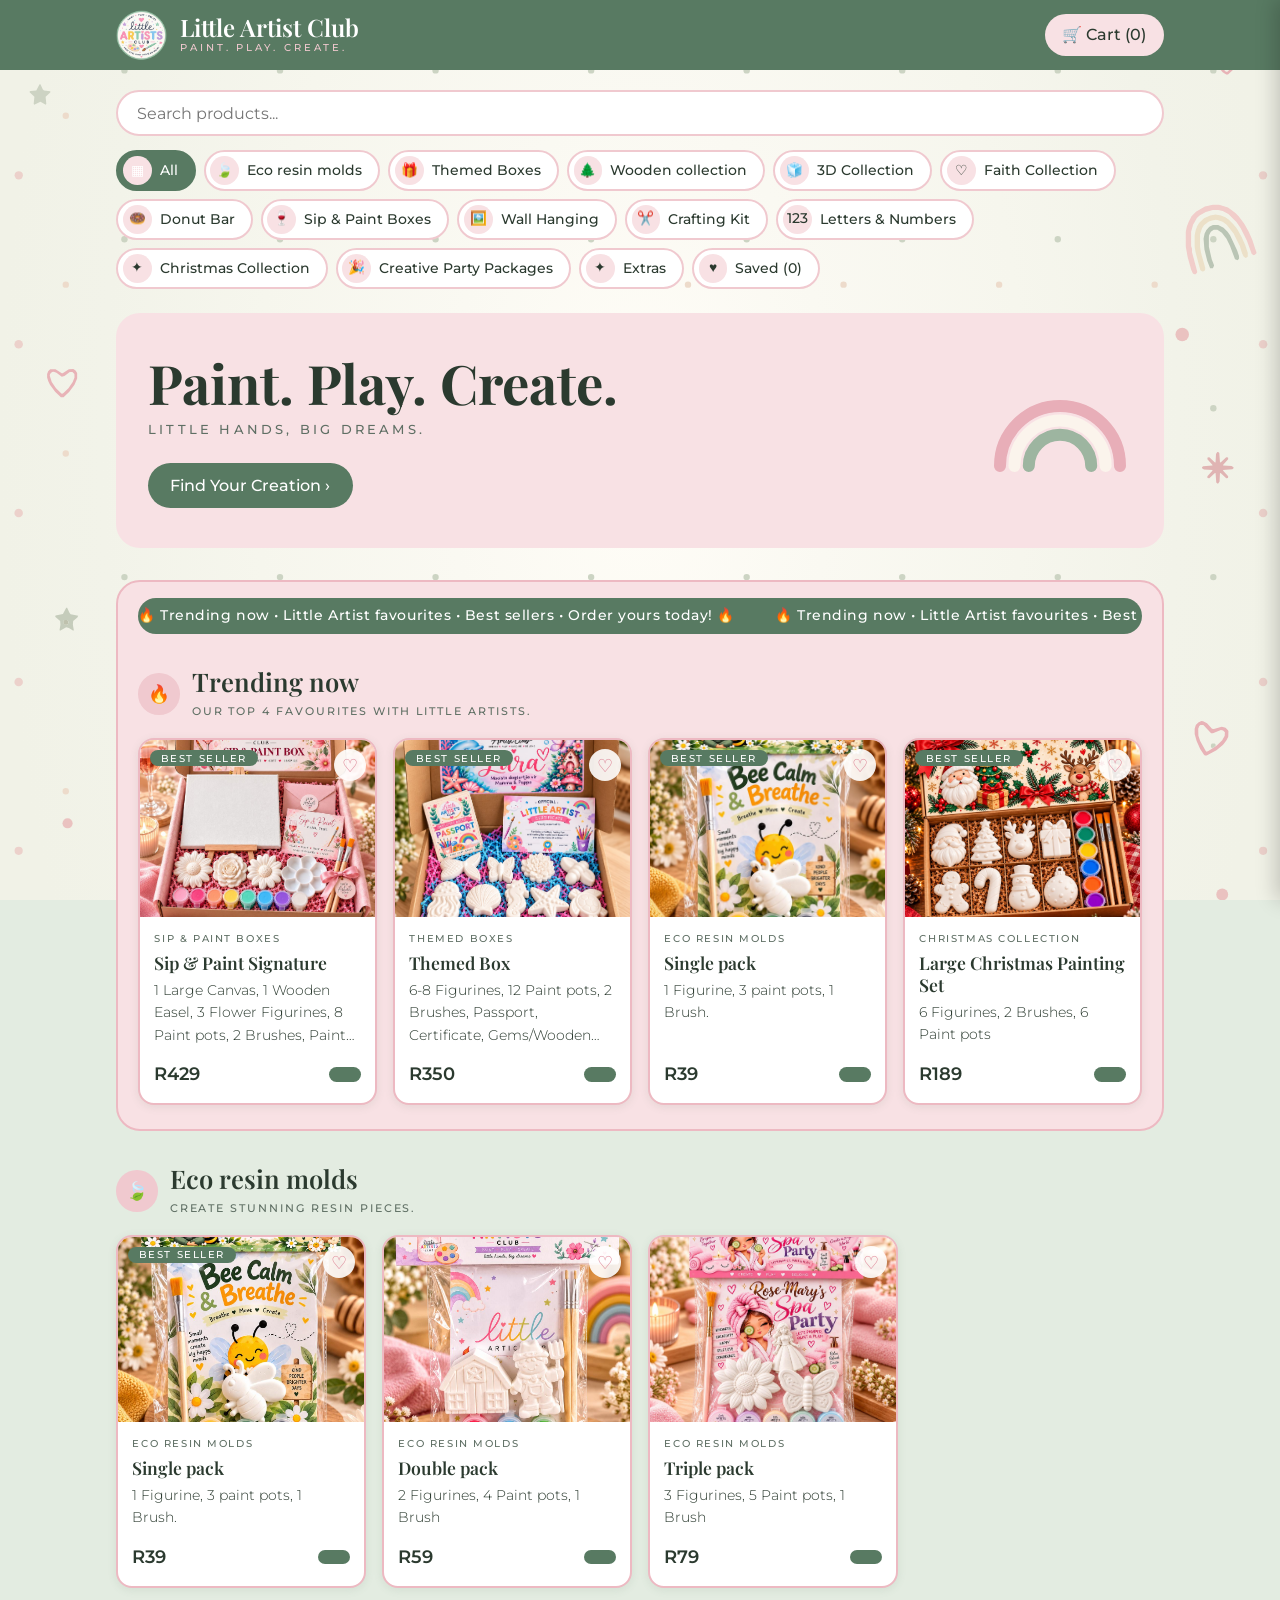
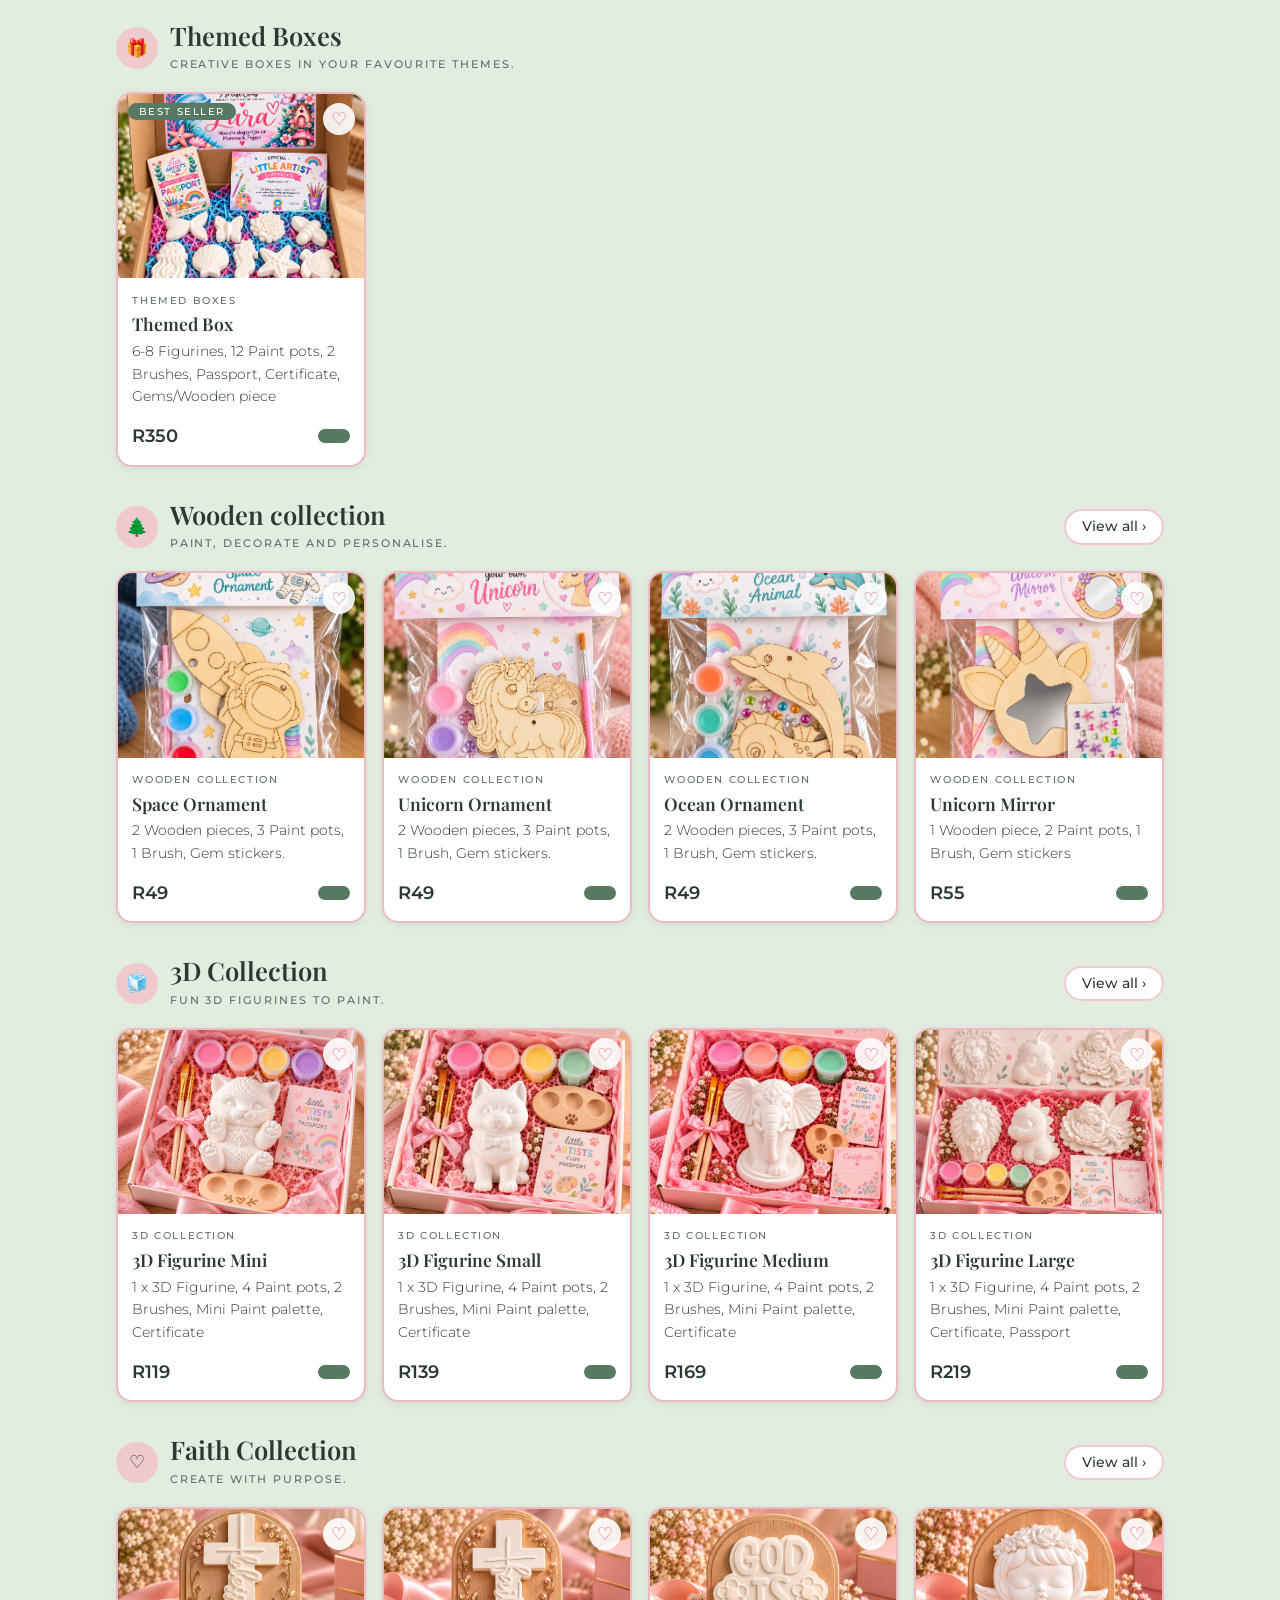
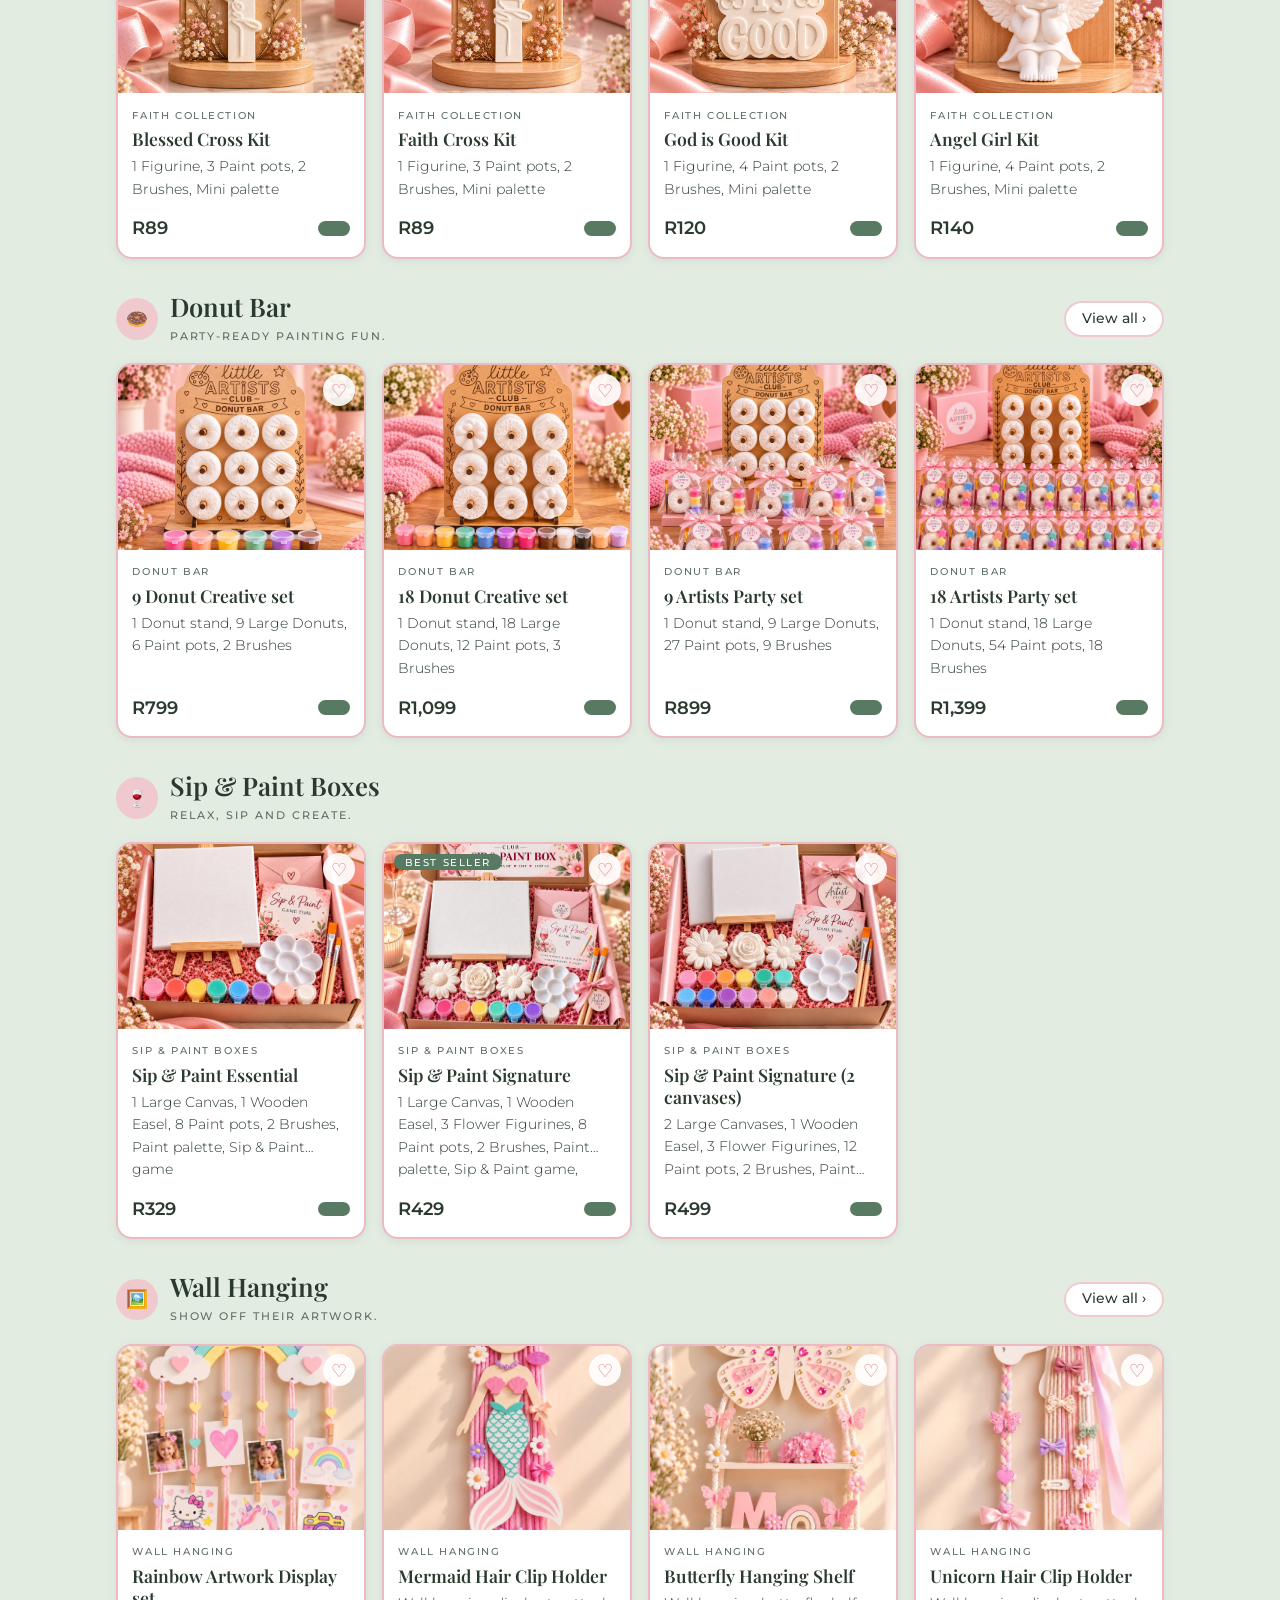
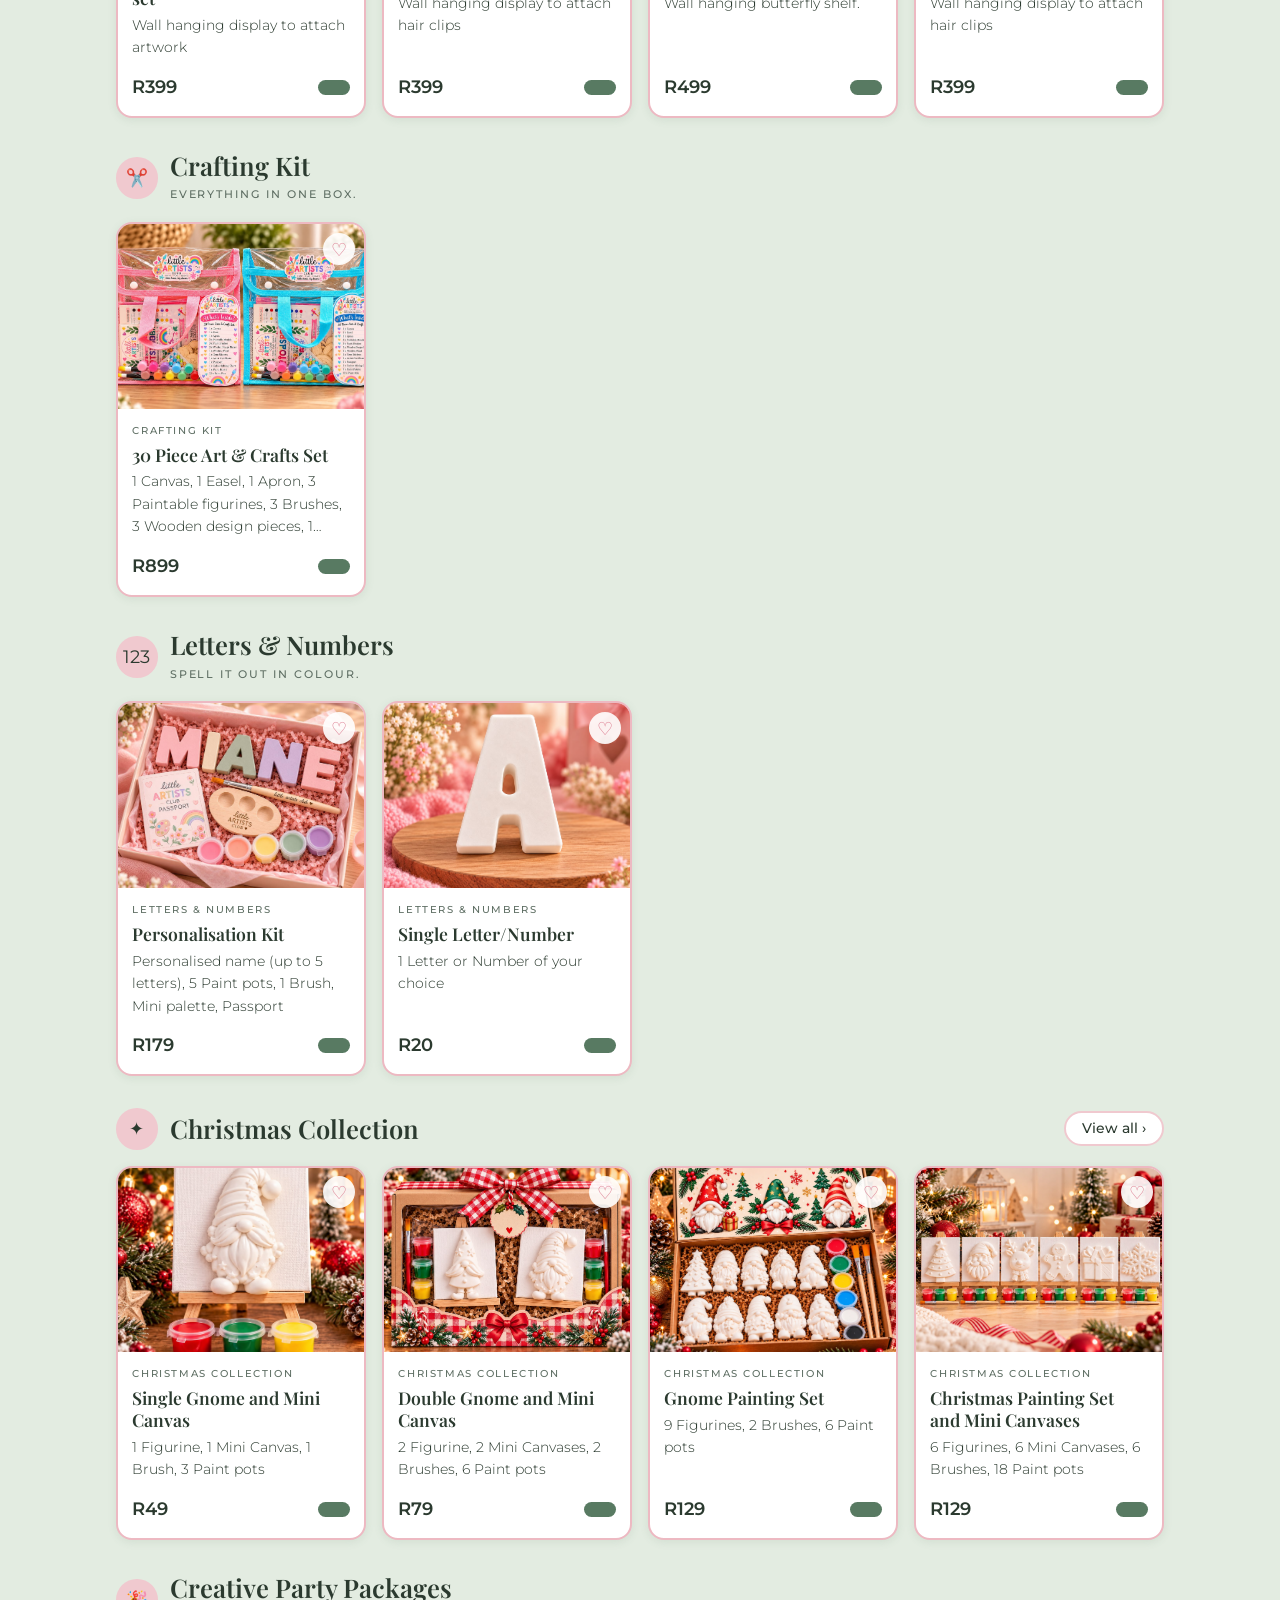
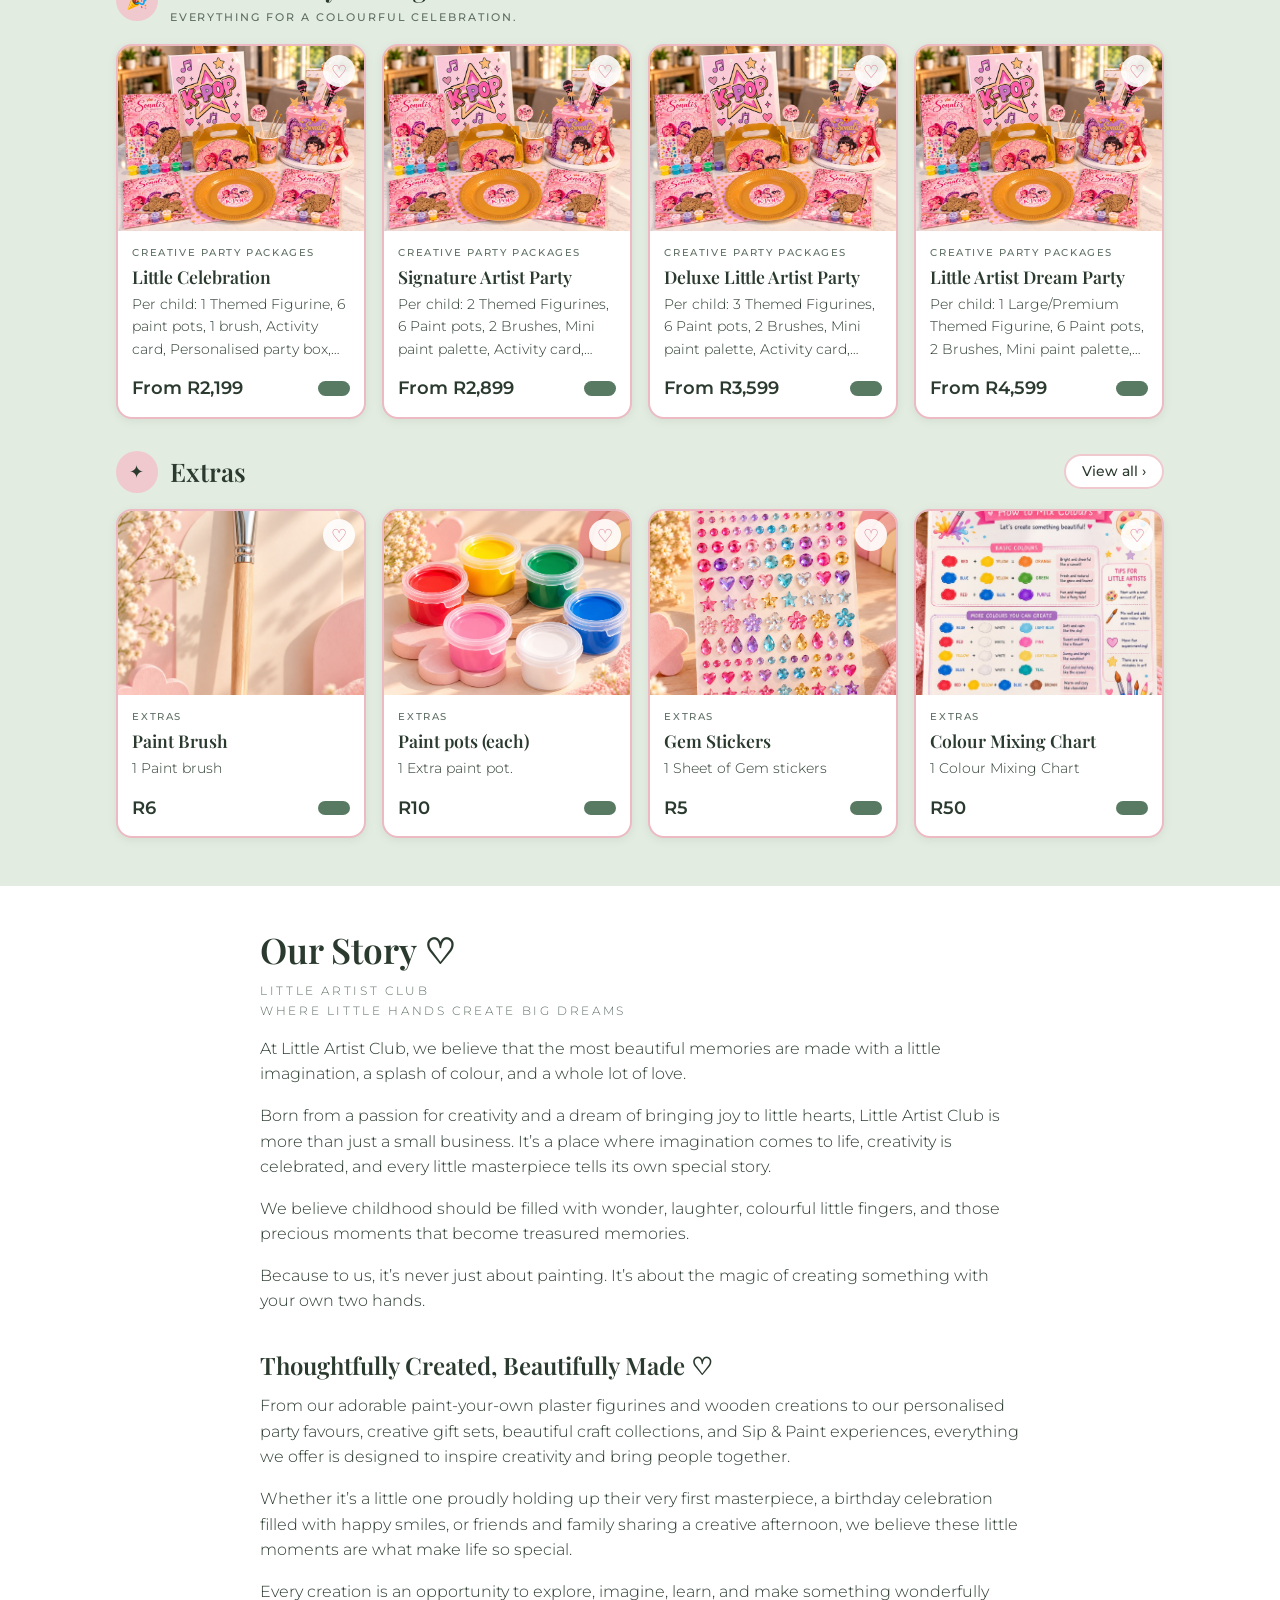
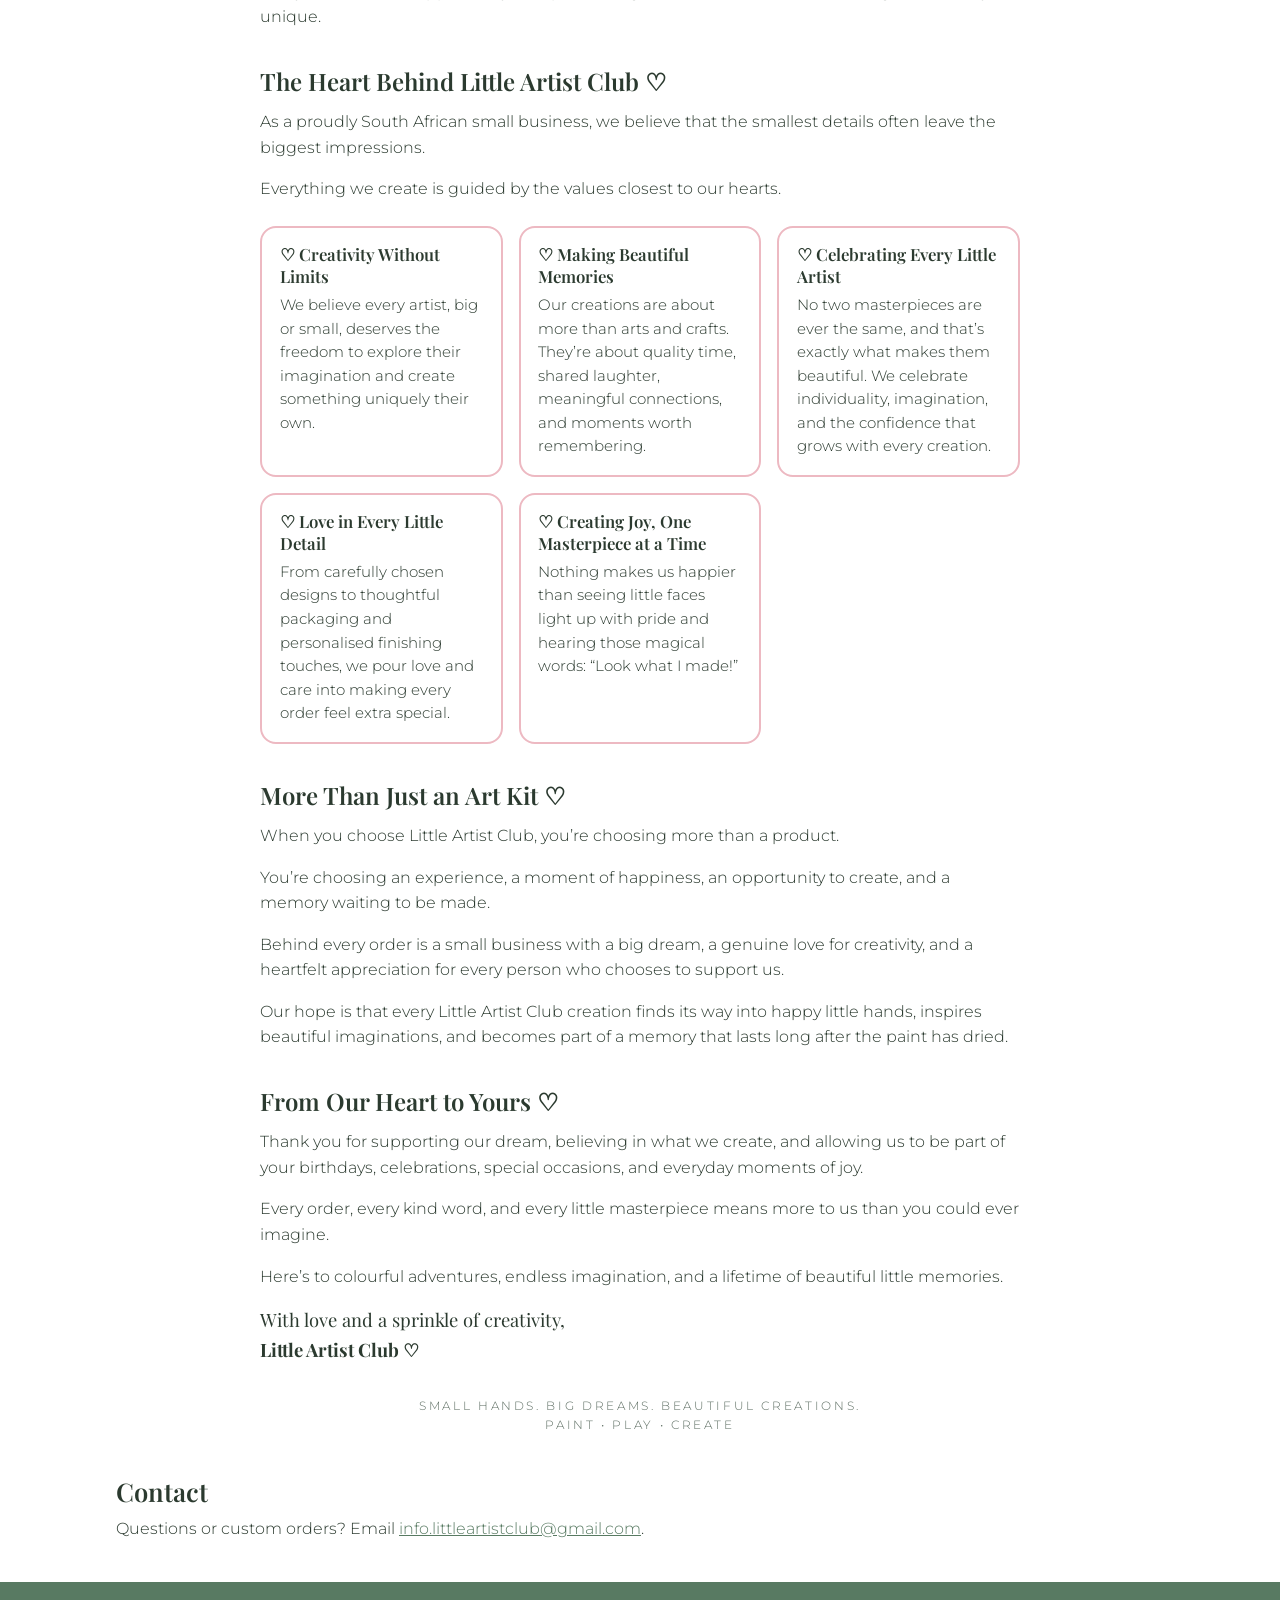
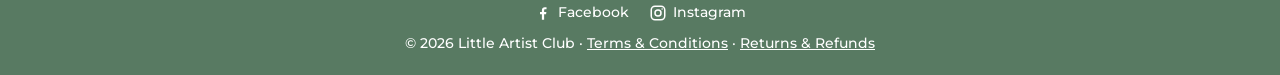
<file: index.html>
<!DOCTYPE html>
<html lang="en">
<head>
<meta charset="UTF-8">
<meta name="viewport" content="width=device-width, initial-scale=1">
<title>Little Artists Club | Paint. Play. Create.</title>
<link rel="icon" type="image/png" href="favicon.png">  
<link rel="preconnect" href="https://fonts.googleapis.com">
<link rel="preconnect" href="https://fonts.gstatic.com" crossorigin>
<link href="https://fonts.googleapis.com/css2?family=Playfair+Display:wght@500;600;700&family=Montserrat:wght@300;400;500;600&display=swap" rel="stylesheet">
  
<style>
:root {
  --bg: #E3ECE1;          /* light sage page */
  --sage: #587A62;        /* dark sage: header + buttons */
  --sage-hover: #46614E;
  --blush: #F8E1E4;       /* product boxes */
  --blush-deep: #F0C9CF;
  --paper: #fff;
  --ink: #2B3A2F;
  --muted: #5F6F64;
  --heading: "Playfair Display", Georgia, serif;
  --body: "Montserrat", Arial, sans-serif;
}
* { box-sizing: border-box; }
html { scroll-behavior: smooth; }
body { margin: 0; background: var(--bg); color: var(--ink); font: 400 1rem/1.6 var(--body); }
a { color: var(--sage); }
button { font: inherit; cursor: pointer; }
:focus-visible { outline: 3px solid var(--sage); outline-offset: 2px; }
.wrap { max-width: 68rem; margin: 0 auto; padding: 0 1.25rem; }
.btn, .add { display: inline-block; background: var(--sage); color: #fff; border: 0; border-radius: 999px; padding: .6rem 1.4rem; font-weight: 500; text-decoration: none; transition: background .2s; }
.btn:hover, .add:hover { background: var(--sage-hover); }

/* Header */
.topbar { background: var(--sage); color: #fff; position: sticky; top: 0; z-index: 10; }
.bar { display: flex; align-items: center; justify-content: space-between; gap: 1rem; padding-top: .6rem; padding-bottom: .6rem; }
.brand { display: flex; align-items: center; gap: .8rem; color: #fff; text-decoration: none; }
.logo { height: 3.2rem; width: auto; display: block; }
.brand b { display: block; font: 600 1.5rem/1.1 var(--heading); }
.brand small { display: block; font-weight: 500; font-size: .65rem; letter-spacing: .28em; text-transform: uppercase; color: var(--blush-deep); }
.cart-btn { background: var(--blush); color: var(--ink); border: 0; border-radius: 999px; padding: .5rem 1.1rem; font-weight: 500; white-space: nowrap; transition: background .2s; }
.cart-btn:hover { background: #fff; }

/* Search + filters */
.search { margin: 1.25rem 0 .9rem; }
.search input { width: 100%; padding: .7rem 1.2rem; border: 2px solid var(--blush-deep); border-radius: 999px; background: var(--paper); font: 400 1rem var(--body); color: var(--ink); }
.filters { display: flex; flex-wrap: wrap; gap: .5rem; }
.filters button { display: flex; align-items: center; gap: .5rem; background: var(--paper); border: 2px solid var(--blush-deep); border-radius: 999px; padding: .25rem 1rem .25rem .3rem; color: var(--ink); font-weight: 500; font-size: .88rem; transition: background .2s; }
.filters button:hover { background: var(--blush); }
.filters button[aria-pressed="true"] { background: var(--sage); border-color: var(--sage); color: #fff; }
.ico { width: 1.8rem; height: 1.8rem; display: grid; place-items: center; border-radius: 50%; background: var(--blush); font-size: .85rem; }

/* Hero */
.hero { background: var(--blush); border-radius: 24px; margin: 1.5rem 0 2rem; padding: 2.5rem 2rem; display: flex; align-items: center; justify-content: space-between; gap: 1rem; overflow: hidden; }
.hero h1 { font: 700 clamp(2rem, 6vw, 3.4rem)/1.1 var(--heading); margin: 0 0 .5rem; }
.hero p { margin: 0 0 1.4rem; font-weight: 500; font-size: .8rem; letter-spacing: .25em; text-transform: uppercase; color: var(--muted); }
.hero svg { width: 9rem; flex: none; }

/* Sections + cards */
.sec-head { display: flex; align-items: center; gap: .75rem; margin: 2rem 0 1rem; }
.sec-head .ico { width: 2.6rem; height: 2.6rem; background: var(--blush-deep); font-size: 1.1rem; }
.sec-head h2 { margin: 0; font: 600 1.6rem/1.2 var(--heading); }
.sec-head .sub { font-weight: 500; font-size: .68rem; letter-spacing: .18em; text-transform: uppercase; color: var(--muted); }
.more { margin-left: auto; background: var(--paper); border: 2px solid var(--blush-deep); border-radius: 999px; padding: .3rem 1rem; font-weight: 500; font-size: .85rem; color: var(--ink); }
.more:hover { background: var(--blush); }
.grid { display: grid; grid-template-columns: repeat(auto-fill, minmax(14rem, 1fr)); gap: 1rem; }
.card { background: #fff; border: 2px solid #EDB9C2; border-radius: 16px; overflow: hidden; display: flex; flex-direction: column; box-shadow: 0 2px 8px rgba(88,122,98,.12); }
.pic { position: relative; aspect-ratio: 4 / 3; display: grid; place-items: center; padding: 1rem; background: var(--blush-deep); font: 500 1rem var(--heading); text-align: center; }
.pic img { position: absolute; inset: 0; width: 100%; height: 100%; object-fit: cover; }
.badge { position: absolute; top: .6rem; left: .6rem; background: var(--blush); border-radius: 999px; padding: .1rem .7rem; font: 500 .65rem var(--body); font-style: normal; letter-spacing: .15em; text-transform: uppercase; }
.heart { position: absolute; top: .55rem; right: .55rem; z-index: 2; width: 2rem; height: 2rem; padding: 0; display: grid; place-items: center; border: 0; border-radius: 50%; background: rgba(255,255,255,.9); color: #D9758A; font-size: 1.15rem; line-height: 1; transition: transform .15s, background .2s; }
.heart:hover { transform: scale(1.12); }
.heart[aria-pressed="true"] { background: #D9758A; color: #fff; }
.info { padding: .9rem; display: flex; flex-direction: column; gap: .3rem; flex: 1; }
.cat { margin: 0; font-weight: 500; font-size: .62rem; letter-spacing: .16em; text-transform: uppercase; color: var(--muted); }
.info h3 { margin: 0; font: 600 1.1rem/1.25 var(--heading); }
.desc { margin: 0; flex: 1; font-weight: 300; font-size: .88rem; display: -webkit-box; -webkit-line-clamp: 3; -webkit-box-orient: vertical; overflow: hidden; }
.buy { display: flex; align-items: center; justify-content: space-between; gap: .5rem; margin-top: .6rem; }
.price { font-weight: 600; font-size: 1.1rem; }
.add { padding: .45rem 1rem; font-size: .88rem; }
.empty { color: var(--muted); }

/* About + contact */
.band { background: var(--paper); padding: 2.5rem 0; margin-top: 3rem; }
.band + .band { margin-top: 0; padding-top: 0; }
.band h2 { font: 600 1.6rem var(--heading); margin: 0 0 .5rem; }
.band p { max-width: 38rem; margin: 0; font-weight: 300; }
footer { padding: 1.25rem 0; text-align: center; font-weight: 500; font-size: .85rem; color: #fff; background: var(--sage); }

/* Cart panel */
.panel { position: fixed; top: 0; right: 0; height: 100%; width: min(24rem, 100%); background: var(--paper); border-left: 5px solid var(--sage); box-shadow: -4px 0 20px rgba(0,0,0,.2); transform: translateX(100%); transition: transform .25s; z-index: 20; display: flex; flex-direction: column; }
.panel.open { transform: translateX(0); }
.panel header { display: flex; justify-content: space-between; align-items: center; padding: 1rem; border-bottom: 3px solid var(--blush-deep); }
.panel h2 { margin: 0; font: 600 1.3rem var(--heading); }
.close { background: var(--blush); border: 0; border-radius: 50%; width: 2rem; height: 2rem; font-size: 1.3rem; line-height: 1; color: var(--ink); }
.items { flex: 1; overflow-y: auto; padding: 1rem; }
.line { display: flex; justify-content: space-between; gap: .5rem; padding: .6rem 0; border-bottom: 2px dashed var(--blush-deep); }
.line small { display: block; color: var(--muted); font-weight: 500; }
.qty { display: flex; align-items: center; gap: .4rem; font-weight: 600; }
.qty button { width: 1.8rem; height: 1.8rem; padding: 0; border: 2px solid var(--sage); background: #fff; border-radius: 50%; color: var(--ink); font-weight: 600; line-height: 1; }
.foot { padding: 1rem; border-top: 3px solid var(--blush-deep); }
.total { display: flex; justify-content: space-between; font-weight: 600; margin-bottom: .75rem; }
.foot .btn { width: 100%; text-align: center; }

/* Product pop-up */
.card { cursor: pointer; transition: box-shadow .2s; }
.card:hover { box-shadow: 0 6px 16px rgba(88,122,98,.25); }
body:has(dialog[open]) { overflow: hidden; }
.dlg { border: 0; padding: 0; border-radius: 22px; width: min(52rem, 92vw); max-height: 90vh; overflow: auto; background: var(--blush); color: var(--ink); }
.dlg::backdrop { background: rgba(43,58,47,.55); }
.dlg-body { display: grid; grid-template-columns: 1fr 1fr; }
.dlg .pic { aspect-ratio: auto; min-height: 22rem; font-size: 1.3rem; }
.dlg .pic img { object-fit: contain; }
.dlg .heart { top: auto; bottom: .8rem; right: .8rem; }
.dlg-x { position: absolute; top: .7rem; right: .7rem; z-index: 3; background: #fff; }
.dlg-info { padding: 2.5rem 1.75rem 1.75rem; display: flex; flex-direction: column; gap: .7rem; }
.dlg-info h2 { margin: 0; font: 600 1.8rem/1.2 var(--heading); }
.dlg-info .full { margin: 0; font-weight: 300; font-size: 1rem; }
.dlg-info .price { font-size: 1.5rem; }
.dlg-info .buy { margin-top: auto; }

.opt { display: flex; flex-direction: column; gap: .35rem; font-weight: 500; font-size: .85rem; }
.opt select { padding: .65rem .9rem; border: 2px solid #EDB9C2; border-radius: 12px; background: #fff; font: 400 1rem var(--body); color: var(--ink); }
.opt-err { margin: 0; color: #B3414F; font-weight: 500; font-size: .85rem; }
  
/* About / Our Story */
.band .story { max-width: 50rem; }
.band .story p { max-width: none; margin: 0 0 1rem; font-weight: 300; }
.story h2 { font-size: 2.2rem; }
.story h3 { font: 600 1.5rem/1.3 var(--heading); margin: 2.25rem 0 .75rem; }
.story .kicker { font-weight: 500; font-size: .75rem; letter-spacing: .22em; text-transform: uppercase; color: var(--muted); margin-bottom: 1.5rem; }
.story .kicker.end { text-align: center; margin: 2rem 0 0; }
.story .signoff { margin-top: 1.5rem; font-family: var(--heading); font-size: 1.15rem; }
.values { display: grid; grid-template-columns: repeat(auto-fit, minmax(15rem, 1fr)); gap: 1rem; margin: 1.5rem 0; }
.value { background: #fff; border: 2px solid #EDB9C2; border-radius: 16px; padding: 1rem 1.1rem; }
.value h4 { margin: 0 0 .4rem; font: 600 1.05rem/1.3 var(--heading); }
.value p { margin: 0 !important; font-size: .92rem; }
  
/* Checkout form in the cart */
.foot { max-height: 62%; overflow-y: auto; }
.checkout-form { display: grid; gap: .5rem; margin-bottom: .75rem; }
.checkout-form [hidden] { display: none !important; }
.checkout-form label { display: flex; flex-direction: column; gap: .25rem; font-weight: 500; font-size: .8rem; }
.checkout-form input, .checkout-form select { width: 100%; padding: .55rem .75rem; border: 2px solid #EDB9C2; border-radius: 12px; background: #fff; font: 400 .9rem var(--body); color: var(--ink); }
#addr-only { display: grid; gap: .5rem; }
.row2 { display: grid; grid-template-columns: 1fr 1fr; gap: .5rem; }
.ship-row { display: flex; justify-content: space-between; font-size: .9rem; margin-bottom: .35rem; }
.note { margin: 0; font-size: .78rem; font-weight: 300; color: var(--muted); }  

/* Pay now + thank-you banner */
.pay { width: 100%; margin-bottom: .5rem; text-align: center; }
.pay:disabled { opacity: .6; cursor: wait; }
.paid { background: var(--blush); border-bottom: 3px solid #EDB9C2; padding: .9rem 1.25rem; text-align: center; font-weight: 500; }
.paid[hidden] { display: none; }
.paid .btn { margin: .5rem 0 0 .5rem; }  
.pay[hidden], .foot [hidden] { display: none !important; }
  
/* Party packages */
.dlg-info .full { white-space: pre-line; }
.opt input { padding: .65rem .9rem; border: 2px solid #EDB9C2; border-radius: 12px; background: #fff; font: 400 1rem var(--body); color: var(--ink); }
.party-fields { display: grid; gap: .6rem; }  

/* Terms checkbox + footer links */
.agree { display: flex; gap: .5rem; align-items: flex-start; margin: 0 0 .75rem; font-size: .8rem; font-weight: 500; line-height: 1.4; }
.agree input { margin-top: .15rem; accent-color: var(--sage); flex: none; }
footer a { color: #fff; }  

/* Footer social links */
footer .social { display: flex; justify-content: center; gap: 1.25rem; margin-bottom: .6rem; flex-wrap: wrap; }
footer .social a { display: inline-flex; align-items: center; gap: .4rem; text-decoration: none; }
footer .social a:hover { text-decoration: underline; }  

/* Themed Box */
.opt[hidden] { display: none; }
.opt textarea { padding: .65rem .9rem; border: 2px solid #EDB9C2; border-radius: 12px; background: #fff; font: 400 1rem var(--body); color: var(--ink); resize: vertical; }
.check { display: flex; gap: .5rem; align-items: center; font-weight: 500; font-size: .9rem; }
.check input { accent-color: var(--sage); width: 1.1rem; height: 1.1rem; }  

/* Trending window */
.trending { background: var(--blush); border: 2px solid #EDB9C2; border-radius: 24px; padding: 1rem 1.25rem 1.5rem; margin: 1.5rem 0 2rem; overflow: hidden; }
.ticker { overflow: hidden; background: var(--sage); color: #fff; border-radius: 999px; padding: .45rem 0; font-weight: 500; font-size: .85rem; letter-spacing: .04em; }
.ticker-track { display: flex; width: max-content; animation: ticker 40s linear infinite; }
.tg { display: flex; }
.tg span { white-space: nowrap; padding-right: 2.5rem; }
@keyframes ticker { to { transform: translateX(-50%); } }
@media (prefers-reduced-motion: reduce) { .ticker-track { animation: none; } } 

.badge { background: var(--sage); color: #fff; }  

/* Phones: list-style cards like mockup 3 */
@media (max-width: 600px) {
  .brand b { font-size: 1.15rem; }
  .brand small { letter-spacing: .15em; }
  .hero { flex-direction: column; align-items: flex-start; padding: 1.75rem 1.25rem; }
  .hero svg { width: 6rem; }
  .sec-head h2 { font-size: 1.3rem; }
  .sec-head .sub { display: none; }
  .grid { grid-template-columns: 1fr; }
  .card { flex-direction: row; }
  .pic { width: 38%; aspect-ratio: auto; min-height: 9rem; flex: none; }
}
@media (max-width: 600px) {
  .dlg-body { grid-template-columns: 1fr; }
  .dlg .pic { width: 100%; min-height: 15rem; }
  .dlg-info { padding: 1.25rem; }
}
@media (prefers-reduced-motion: reduce) { .panel { transition: none; } html { scroll-behavior: auto; } }
   body::before { content: ""; position: fixed; inset: 0; z-index: -1; background: url("littleartists-background.svg") center / cover no-repeat; }
</style>
</head>
<body>

<header class="topbar">
  <div class="wrap bar">
    <a class="brand" href="#top">
      <img src="logo.png" alt="Little Artist Club logo" class="logo">
      <span><b>Little Artist Club</b><small>Paint. Play. Create.</small></span>
    </a>
    <button class="cart-btn" id="open-cart">&#128722; Cart (<span id="count">0</span>)</button>
  </div>
</header>

  <div class="paid" id="paid-banner" hidden></div>
<main id="top" class="wrap">
  <div class="search"><input id="search" type="search" placeholder="Search products..." aria-label="Search products"></div>
  <nav class="filters" id="filters" aria-label="Categories"></nav>

  <section class="hero">
    <div>
      <h1>Paint. Play. Create.</h1>
      <p>Little hands, big dreams.</p>
      <a class="btn" href="#shop">Find Your Creation &rsaquo;</a>
    </div>
    <svg viewBox="0 0 120 70" fill="none" stroke-width="10" stroke-linecap="round" aria-hidden="true">
      <path d="M10,65 A50,50 0 0 1 110,65" stroke="#E8AEB8"/>
      <path d="M22,65 A38,38 0 0 1 98,65" stroke="#FBF4EC"/>
      <path d="M34,65 A26,26 0 0 1 86,65" stroke="#9DB5A0"/>
    </svg>
  </section>

  <div id="shop" aria-live="polite"></div>
</main>

<section class="band" id="about">
  <div class="wrap story">
    <h2>Our Story ♡</h2>
    <p class="kicker">Little Artist Club<br>Where Little Hands Create Big Dreams</p>

    <p>At Little Artist Club, we believe that the most beautiful memories are made with a little imagination, a splash of colour, and a whole lot of love.</p>
    <p>Born from a passion for creativity and a dream of bringing joy to little hearts, Little Artist Club is more than just a small business. It’s a place where imagination comes to life, creativity is celebrated, and every little masterpiece tells its own special story.</p>
    <p>We believe childhood should be filled with wonder, laughter, colourful little fingers, and those precious moments that become treasured memories.</p>
    <p>Because to us, it’s never just about painting. It’s about the magic of creating something with your own two hands.</p>

    <h3>Thoughtfully Created, Beautifully Made ♡</h3>
    <p>From our adorable paint-your-own plaster figurines and wooden creations to our personalised party favours, creative gift sets, beautiful craft collections, and Sip &amp; Paint experiences, everything we offer is designed to inspire creativity and bring people together.</p>
    <p>Whether it’s a little one proudly holding up their very first masterpiece, a birthday celebration filled with happy smiles, or friends and family sharing a creative afternoon, we believe these little moments are what make life so special.</p>
    <p>Every creation is an opportunity to explore, imagine, learn, and make something wonderfully unique.</p>

    <h3>The Heart Behind Little Artist Club ♡</h3>
    <p>As a proudly South African small business, we believe that the smallest details often leave the biggest impressions.</p>
    <p>Everything we create is guided by the values closest to our hearts.</p>

    <div class="values">
      <div class="value"><h4>♡ Creativity Without Limits</h4><p>We believe every artist, big or small, deserves the freedom to explore their imagination and create something uniquely their own.</p></div>
      <div class="value"><h4>♡ Making Beautiful Memories</h4><p>Our creations are about more than arts and crafts. They’re about quality time, shared laughter, meaningful connections, and moments worth remembering.</p></div>
      <div class="value"><h4>♡ Celebrating Every Little Artist</h4><p>No two masterpieces are ever the same, and that’s exactly what makes them beautiful. We celebrate individuality, imagination, and the confidence that grows with every creation.</p></div>
      <div class="value"><h4>♡ Love in Every Little Detail</h4><p>From carefully chosen designs to thoughtful packaging and personalised finishing touches, we pour love and care into making every order feel extra special.</p></div>
      <div class="value"><h4>♡ Creating Joy, One Masterpiece at a Time</h4><p>Nothing makes us happier than seeing little faces light up with pride and hearing those magical words: “Look what I made!”</p></div>
    </div>

    <h3>More Than Just an Art Kit ♡</h3>
    <p>When you choose Little Artist Club, you’re choosing more than a product.</p>
    <p>You’re choosing an experience, a moment of happiness, an opportunity to create, and a memory waiting to be made.</p>
    <p>Behind every order is a small business with a big dream, a genuine love for creativity, and a heartfelt appreciation for every person who chooses to support us.</p>
    <p>Our hope is that every Little Artist Club creation finds its way into happy little hands, inspires beautiful imaginations, and becomes part of a memory that lasts long after the paint has dried.</p>

    <h3>From Our Heart to Yours ♡</h3>
    <p>Thank you for supporting our dream, believing in what we create, and allowing us to be part of your birthdays, celebrations, special occasions, and everyday moments of joy.</p>
    <p>Every order, every kind word, and every little masterpiece means more to us than you could ever imagine.</p>
    <p>Here’s to colourful adventures, endless imagination, and a lifetime of beautiful little memories.</p>

    <p class="signoff">With love and a sprinkle of creativity,<br><strong>Little Artist Club ♡</strong></p>
    <p class="kicker end">Small Hands. Big Dreams. Beautiful Creations.<br>PAINT • PLAY • CREATE</p>
  </div>
</section>
<section class="band" id="contact">
  <div class="wrap">
    <h2>Contact</h2>
    <p>Questions or custom orders? Email <a href="mailto:info.littleartistclub@gmail.com">info.littleartistclub@gmail.com</a>.</p>
  </div>
</section>

<footer>
  <div class="wrap">
    <div class="social">
      <a href="https://www.facebook.com/share/1EJUBxNB87/?mibextid=wwXIfr" target="_blank" rel="noopener" aria-label="Little Artist Club on Facebook"><svg viewBox="0 0 24 24" width="18" height="18" fill="currentColor" aria-hidden="true"><path d="M13.5 21v-7.5h2.6l.4-3h-3V8.6c0-.9.3-1.5 1.6-1.5h1.6V4.4c-.3 0-1.2-.1-2.3-.1-2.3 0-3.9 1.4-3.9 4v2.2H8v3h2.5V21h3z"/></svg>Facebook</a>
      <a href="https://www.instagram.com/little.artist.clubs?psln=MWlyaWc0azdwc2VkdQ==" target="_blank" rel="noopener" aria-label="Little Artist Club on Instagram"><svg viewBox="0 0 24 24" width="18" height="18" fill="none" stroke="currentColor" stroke-width="2" aria-hidden="true"><rect x="3" y="3" width="18" height="18" rx="5"/><circle cx="12" cy="12" r="4"/><circle cx="17.5" cy="6.5" r="1" fill="currentColor" stroke="none"/></svg>Instagram</a>
    </div>
    &copy; 2026 Little Artist Club &middot; <a href="terms.html">Terms &amp; Conditions</a> &middot; <a href="returns.html">Returns &amp; Refunds</a>
  </div>
</footer>

<dialog class="dlg" id="detail" aria-labelledby="detail-title">
  <button class="close dlg-x" id="detail-close" aria-label="Close">&times;</button>
  <div class="dlg-body" id="detail-body"></div>
</dialog>

<aside class="panel" id="panel" aria-label="Your cart">
  <header>
    <h2>Your cart</h2>
    <button class="close" id="close-cart" aria-label="Close cart">&times;</button>
  </header>
  <div class="items" id="items"></div>
      <div class="foot">
    <div class="checkout-form">
      <label>Delivery <select id="delivery"></select></label>
      <input id="c-name" placeholder="Your name" autocomplete="name">
      <input id="c-phone" placeholder="Cell number" autocomplete="tel" inputmode="tel">
      <div id="addr-only">
        <input id="c-street" placeholder="Street address" autocomplete="street-address">
        <div class="row2"><input id="c-suburb" placeholder="Suburb"><input id="c-city" placeholder="City"></div>
        <input id="c-code" placeholder="Postal code" inputmode="numeric" autocomplete="postal-code">
        <select id="c-province" aria-label="Province" autocomplete="address-level1">
          <option value="">Province</option>
          <option>Eastern Cape</option><option>Free State</option><option>Gauteng</option><option>KwaZulu-Natal</option>
          <option>Limpopo</option><option>Mpumalanga</option><option>North West</option><option>Northern Cape</option><option>Western Cape</option>
        </select>
      </div>
      <button class="btn pay" id="get-rate" type="button" hidden>Get delivery price</button>
      <label>Payment <select id="payment"></select></label>
      <p class="note" id="pay-note"></p>
      <p class="note">Please allow 5 working days to prepare your order. Personalised orders may take a little longer. Courier delivery time is extra.</p>
    </div>
    <div class="ship-row"><span>Delivery</span><span id="ship">-</span></div>
    <div class="total"><span>Total</span><span id="total">R0</span></div>
      <label class="agree"><input type="checkbox" id="agree"> I agree to the <a href="terms.html" target="_blank" rel="noopener">Terms &amp; Conditions</a> and the <a href="returns.html" target="_blank" rel="noopener">Returns &amp; Refunds Policy</a>.</label>    
    <p class="opt-err" id="form-err" hidden></p>
    <button class="btn pay" id="pay-yoco" type="button" hidden>Pay now with Yoco</button>
    <a class="btn" id="checkout" href="#">Send order on WhatsApp</a>
  </div>
</aside>

<script>
/* ============================================================
   EDIT THIS SECTION TO RUN YOUR SHOP
   ============================================================ */
const WHATSAPP_NUMBER = "27662296278";   // country code + number, no plus or spaces
const CURRENCY = "R";
const THEMES = ["Dino","Space","Under the sea","Planes","Christmas","Princess","Race cars","Farming","Number & Letters","Forest animals","Tractors","Unicorns","Highland cows","Safari animals","Owl","Bee","Donuts","Alpacas","Dogs","Cats","Pigs","Enchanted fairy garden","Pineapples","Gaming","Butterfly garden","Bunnies","Flowers","Sweets"];
const LETTERS = [..."ABCDEFGHIJKLMNOPQRSTUVWXYZ"].flatMap(c => [c, c.toLowerCase()]).concat([..."1234567890"]);
// Which products get an options dropdown (id from your product list): label shown + choices
const OPTION_SETS = {
  1:  { label: "theme", list: THEMES },
  2:  { label: "theme", list: THEMES },
  3:  { label: "theme", list: THEMES },
  36: { label: "letter or number", list: LETTERS },
  50: { label: "colour", list: ["Pink", "Blue"] }
};
  
// Creative Party Packages: product id -> price for each number of children (keep in step with the Worker)
const PARTY_SIZES = [10, 15, 20, 25, 30];
const PARTY_TREATS = 60;   // Rand per child for the party treats add-on
const PARTY_MIN_DAYS = 7;  // earliest party date, in days from today
const PARTY = {
  70: { 10: 2199, 15: 3099, 20: 3999, 25: 4899, 30: 5799 },
  71: { 10: 2899, 15: 3999, 20: 5099, 25: 6199, 30: 7299 },
  72: { 10: 3599, 15: 4999, 20: 6399, 25: 7799, 30: 9199 },
  73: { 10: 4599, 15: 6299, 20: 7999, 25: 9699, 30: 11399 }
};
const partyPrice = (id, p) => PARTY[id][p.kids] + (p.treats ? PARTY_TREATS * p.kids : 0);
const minPartyDate = () => { const d = new Date(Date.now() + PARTY_MIN_DAYS * 86400000); return d.getFullYear() + "-" + String(d.getMonth() + 1).padStart(2, "0") + "-" + String(d.getDate()).padStart(2, "0"); };
  
// Themed Box: base price and the optional extra personalisation (keep in step with the Worker)
const THEMED = { 74: { price: 350, extra: 100 } };
const themedPrice = (id, t) => THEMED[id].price + (t.extra ? THEMED[id].extra : 0);
const OPTION_IDS = [...Object.keys(OPTION_SETS), ...Object.keys(PARTY), ...Object.keys(THEMED)].map(Number);
  
// Delivery choices. fee: a number (0 = free, 99 = R99) is added to the total; null = "quoted after you order".
const DELIVERY = [
  { id: "courier", label: "The Courier Guy - door-to-door", fee: "live", address: true },
  { id: "collect", label: "Collection (we will arrange a time)", fee: 0, address: false }
];
// Payment choices shown in the cart
const PAYMENTS = [
  { label: "Yoco - secure card payment", note: "After you send your order we will reply with a secure Yoco payment link for the exact total." }
];
// Paste the address of your Cloudflare Worker here to switch on "Pay now with Yoco" (leave "" to keep WhatsApp only)
const CHECKOUT_URL = "https://lac-checkout.francoismatthee89.workers.dev";
  
// Each product is one line:
//   [id, "Name", "Category", price, "Description", "photo-file.jpg", "BADGE"]
// The photo and badge are optional (for example "Best seller" or "New").
// Every id must be different.
const PRODUCTS = [
  [1,"Single pack","Eco resin molds",39,"1 Figurine, 3 paint pots, 1 Brush.","SingleMould.jpeg","Best Seller"],
  [2,"Double pack","Eco resin molds",59,"2 Figurines, 4 Paint pots, 1 Brush","DoubleMould.jpeg"],
  [3,"Triple pack","Eco resin molds",79,"3 Figurines, 5 Paint pots, 1 Brush","TripleMould.jpeg"],
  [74,"Themed Box","Themed Boxes",350,"6-8 Figurines, 12 Paint pots, 2 Brushes, Passport, Certificate, Gems/Wooden piece","ThemeBox.jpeg","Best Seller"],
  [4,"Space Ornament","Wooden collection",49,"2 Wooden pieces, 3 Paint pots, 1 Brush, Gem stickers.","WoodSpace.jpeg"],
  [5,"Unicorn Ornament","Wooden collection",49,"2 Wooden pieces, 3 Paint pots, 1 Brush, Gem stickers.","WoodUnicorn.jpeg"],
  [6,"Ocean Ornament","Wooden collection",49,"2 Wooden pieces, 3 Paint pots, 1 Brush, Gem stickers.","WoodOcean.jpeg"],
  [7,"Unicorn Mirror","Wooden collection",55,"1 Wooden piece, 2 Paint pots, 1 Brush, Gem stickers","WoodMirror.jpeg"],
  [8,"Pirate Sword","Wooden collection",55,"1 Wooden piece, 2 Paint pots, 1 Brush, Gem stickers","WoodPirate.jpeg"],
  [9,"Special Unicorn","Wooden collection",79,"1 Wooden piece, 3 Paint pots, 1 Brush, Gem stickers, Wool.","WoodUniLarge.jpeg"],
  [53,"Special Lion","Wooden collection",79,"1 Wooden piece, 3 Paint pots, 1 Brush, Gem stickers, Wool.","WoodLion.jpeg"],
  [54,"Special Jellyfish","Wooden collection",79,"1 Wooden piece, 3 Paint pots, 1 Brush, Gem stickers, Wool.","WoodJelly.jpeg"],
  [10,"3D Figurine Mini","3D Collection",119,"1 x 3D Figurine, 4 Paint pots, 2 Brushes, Mini Paint palette, Certificate","3dMini.jpeg"],
  [11,"3D Figurine Small","3D Collection",139,"1 x 3D Figurine, 4 Paint pots, 2 Brushes, Mini Paint palette, Certificate","3dSmall.jpeg"],
  [12,"3D Figurine Medium","3D Collection",169,"1 x 3D Figurine, 4 Paint pots, 2 Brushes, Mini Paint palette, Certificate","3dMedium.jpeg"],
  [13,"3D Figurine Large","3D Collection",219,"1 x 3D Figurine, 4 Paint pots, 2 Brushes, Mini Paint palette, Certificate, Passport","3dLarge.jpeg"],
  [14,"3D Figurine X-Large","3D Collection",299,"1 x 3D Figurine, 4 Paint pots, 2 Brushes, Mini Paint palette, Certificate, Passport","3dXLarge.jpeg"],
  [15,"3D Cat","3D Collection",39,"Figurine only","3dCat.jpeg"],
  [16,"3D Husky","3D Collection",49,"Figurine only","3dHusky.jpeg"],
  [17,"3D Elephant","3D Collection",69,"Figurine only","3dElephant.jpeg"],
  [18,"3D Sharpei","3D Collection",99,"Figurine only","3dSharpei.jpeg"],
  [19,"3D Lion","3D Collection",99,"Figurine only","3dLion.jpeg"],
  [20,"3D Dino","3D Collection",99,"Figurine only","3dDino.jpeg"],
  [21,"3D Angels","3D Collection",99,"Figurine only","3dAngel1.jpeg"],
  [22,"3D Fairy on Flower","3D Collection",99,"Figurine only","3dFairy.jpeg"],
  [23,"3D Gorilla","3D Collection",149,"Figurine only","3dGorilla.jpeg"],
  [24,"Blessed Cross Kit","Faith Collection",89,"1 Figurine, 3 Paint pots, 2 Brushes, Mini palette","blessed.jpeg"],
  [26,"Faith Cross Kit","Faith Collection",89,"1 Figurine, 3 Paint pots, 2 Brushes, Mini palette","Faith.jpeg"],
  [28,"God is Good Kit","Faith Collection",120,"1 Figurine, 4 Paint pots, 2 Brushes, Mini palette","GiG.jpeg"],
  [30,"Angel Girl Kit","Faith Collection",140,"1 Figurine, 4 Paint pots, 2 Brushes, Mini palette","FaithAngel.jpeg"],
  [32,"2 Piece Faith Box","Faith Collection",179,"2 Faith Figurines (of your choice), 5 Paint pots, 2 Brushes, Mini palette, Passport","faith2.jpeg"],
  [33,"3 Piece Faith Box","Faith Collection",249,"3 Faith Figurines (of your choice), 6 Paint pots, 2 Brushes, Mini palette, Passport","Faith3.jpeg"],
  [34,"4 Piece Faith Box","Faith Collection",299,"4 Faith Figurines (of your choice), 8 Paint pots, 2 Brushes, Mini palette, Passport","Faith4.jpeg"],
  [37,"9 Donut Creative set","Donut Bar",799,"1 Donut stand, 9 Large Donuts, 6 Paint pots, 2 Brushes","9DonutCreative.jpeg"],
  [38,"18 Donut Creative set","Donut Bar",1099,"1 Donut stand, 18 Large Donuts, 12 Paint pots, 3 Brushes","18DonutCreative.jpeg"],
  [39,"9 Artists Party set","Donut Bar",899,"1 Donut stand, 9 Large Donuts, 27 Paint pots, 9 Brushes","9DonutParty.jpeg"],
  [40,"18 Artists Party set","Donut Bar",1399,"1 Donut stand, 18 Large Donuts, 54 Paint pots, 18 Brushes","18DonutParty.jpeg"],
  [41,"Donut Stand","Donut Bar",499,"Donut stand only","DonutStand.jpeg"],
  [42,"Donut stand personalisation","Donut Bar",80,"Add a personalised name to your donut stand","DonutCustom.jpeg"],
  [43,"Sip & Paint Essential","Sip & Paint Boxes",329,"1 Large Canvas, 1 Wooden Easel, 8 Paint pots, 2 Brushes, Paint palette, Sip & Paint game","SipAndPaintEss.jpeg"],
  [44,"Sip & Paint Signature","Sip & Paint Boxes",429,"1 Large Canvas, 1 Wooden Easel, 3 Flower Figurines, 8 Paint pots, 2 Brushes, Paint palette, Sip & Paint game, Beautiful Gift Box","SipAndPaint.jpeg","Best Seller"],
  [45,"Sip & Paint Signature (2 canvases)","Sip & Paint Boxes",499,"2 Large Canvases, 1 Wooden Easel, 3 Flower Figurines, 12 Paint pots, 2 Brushes, Paint palette, Sip & Paint game, Beautiful Gift Box, Personalised Tag (optional)","SipAndPaintS.jpeg"],
  [46,"Rainbow Artwork Display set","Wall Hanging",399,"Wall hanging display to attach artwork","WallRainbow.jpeg"],
  [47,"Mermaid Hair Clip Holder","Wall Hanging",399,"Wall hanging display to attach hair clips","WallMermaid.jpeg"],
  [48,"Butterfly Hanging Shelf","Wall Hanging",499,"Wall hanging butterfly shelf.","ButterflyShelf.jpeg"],
  [49,"Unicorn Hair Clip Holder","Wall Hanging",399,"Wall hanging display to attach hair clips","UnicornHair.jpeg"],
  [67,"My Name, My Masterpiece","Wall Hanging","P.O.A","1 Wooden Piece, 2 Brushes, 1 Apron, Gem stickers, 12 Paint Pots, Certificate, Passport (Price determined by design requested","Masterpiece.jpeg"],
  [50,"30 Piece Art & Crafts Set","Crafting Kit",899,"1 Canvas, 1 Easel, 1 Apron, 3 Paintable figurines, 3 Brushes, 3 Wooden design pieces, 1 Wooden Wand, 1 gem sticker pack, 1 Certificate, 1 Passport, 1 Colour mixing chart, 1 Palette, 12 Paint pots","CompleteKit.jpeg"],
  [35,"Personalisation Kit","Letters & Numbers",179,"Personalised name (up to 5 letters), 5 Paint pots, 1 Brush, Mini palette, Passport","LandN.jpeg"],
  [36,"Single Letter/Number","Letters & Numbers",20,"1 Letter or Number of your choice","SingleLetter.jpeg"],
  [55,"Single Gnome and Mini Canvas","Christmas Collection",49,"1 Figurine, 1 Mini Canvas, 1 Brush, 3 Paint pots","GnomeSingle.jpeg"],
  [56,"Double Gnome and Mini Canvas","Christmas Collection",79,"2 Figurine, 2 Mini Canvases, 2 Brushes, 6 Paint pots","GnomeDouble.jpeg"],
  [57,"Gnome Painting Set","Christmas Collection",129,"9 Figurines, 2 Brushes, 6 Paint pots","GnomePack.jpeg"],
  [58,"Christmas Painting Set and Mini Canvases","Christmas Collection",129,"6 Figurines, 6 Mini Canvases, 6 Brushes, 18 Paint pots","ChristmasPack.jpeg"],
  [59,"Christmas Painting Set","Christmas Collection",99,"7 Figurines, 2 Brushes, 6 Paint pots","ChristmasBox.jpeg"],
  [60,"Large Christmas Painting Set","Christmas Collection",189,"6 Figurines, 2 Brushes, 6 Paint pots","ChristmasGift.jpeg","Best Seller"],
  [70,"Little Celebration","Creative Party Packages",2199,"Per child: 1 Themed Figurine, 6 paint pots, 1 brush, Activity card, Personalised party box, Plate, cup, serviette & straw.\nDecor included: 1 Coordinating tablecloth.","PartyPackage.jpeg"],
  [71,"Signature Artist Party","Creative Party Packages",2899,"Per child: 2 Themed Figurines, 6 Paint pots, 2 Brushes, Mini paint palette, Activity card, Personalised Party box, Plate, Cup, Serviette & Straw.\nDecor included: 2 Coordinating tablecloths, Personalised A4 Welcome sign, 2 Themed centrepieces, Personalised cake topper.","PartyPackage.jpeg"],
  [72,"Deluxe Little Artist Party","Creative Party Packages",3599,"Per child: 3 Themed Figurines, 6 Paint pots, 2 Brushes, Mini paint palette, Activity card, Personalised Party box, Plate, Cup, Serviette & Straw, Themed cupcake topper, Coordinating Balloon.\nDecor included: 2 Coordinating tablecloths, Personalised A3 Welcome sign, 2 Themed centrepieces, Personalised cake topper, 2m Themed Bunting, Food label picks.","PartyPackage.jpeg"],
  [73,"Little Artist Dream Party","Creative Party Packages",4599,"Per child: 1 Large/Premium Themed Figurine, 6 Paint pots, 2 Brushes, Mini paint palette, Activity card, Personalised Party box, Plate, Cup, Serviette & Straw, Themed cupcake topper, Coordinating Balloon, Personalised A6 invitation, Additional special little gift.\nDecor included: 2 Coordinating tablecloths, Personalised A3 Welcome sign, 2 Themed centrepieces, Personalised cake topper, 2m Themed Bunting, Food label picks, Themed Backdrop, Additional coordinating details.","PartyPackage.jpeg"],
  [61,"Paint Brush","Extras",6,"1 Paint brush","ExtraBrush.jpeg"],
  [62,"Paint pots (each)","Extras",10,"1 Extra paint pot.","ExtraPaint.jpeg"],
  [63,"Gem Stickers","Extras",5,"1 Sheet of Gem stickers","ExtraGems.jpeg"],
  [64,"Colour Mixing Chart","Extras",50,"1 Colour Mixing Chart","ExtraChart.jpeg"],
  [65,"Little Artist Club Certificate","Extras",50,"1 Little Artist Club Certificate","ExtraCertificate.jpeg"],
  [66,"Little Artist Club Passport","Extras",85,"1 Little Artist Club Passport","ExtraPassport.jpeg"],
].map(([id, name, category, price, description, image = "", badge = ""]) => ({ id, name, category, price, description, image, badge }));

// Icon and short line shown for each category
const CATS = {
  "Themed Boxes": ["\u{1F381}", "Creative boxes in your favourite themes."],
  "Eco resin molds":   ["\u{1F343}", "Create stunning resin pieces."],
  "Wooden collection": ["\u{1F332}", "Paint, decorate and personalise."],
  "3D Collection":     ["\u{1F9CA}", "Fun 3D figurines to paint."],
  "Faith Collection":  ["\u2661",    "Create with purpose."],
  "Letters & Numbers": ["123",       "Spell it out in colour."],
  "Donut Bar":         ["\u{1F369}", "Party-ready painting fun."],
  "Sip & Paint Boxes": ["\u{1F377}", "Relax, sip and create."],
  "Wall Hanging":      ["\u{1F5BC}\uFE0F", "Show off their artwork."],
  "Crafting Kit":      ["\u2702\uFE0F",    "Everything in one box."],
  "Creative Party Packages": ["\u{1F389}", "Everything for a colourful celebration."],
};

/* ============================================================
   SHOP CODE (you do not need to change anything below)
   ============================================================ */
const $ = (id) => document.getElementById(id);
const money = (n) => typeof n !== "number" ? "Price on request" : CURRENCY + (Number.isInteger(n) ? n.toLocaleString("en-ZA") : n.toFixed(2));
const cats = [...new Set(PRODUCTS.map(p => p.category))];
let cart = [];
let activeCategory = "All";

try { cart = JSON.parse(localStorage.getItem("cart") || "[]"); } catch (e) { cart = []; }
function saveCart() { try { localStorage.setItem("cart", JSON.stringify(cart)); } catch (e) {} }

// Wishlist (hearts) is remembered in this browser
let wish = [];
try { wish = JSON.parse(localStorage.getItem("wish") || "[]"); } catch (e) { wish = []; }
CATS["Saved"] = ["\u2665", "Your favourites."];
function toggleWish(id) {
  wish = wish.includes(id) ? wish.filter(i => i !== id) : [...wish, id];
  try { localStorage.setItem("wish", JSON.stringify(wish)); } catch (e) {}
  renderFilters();
  if (activeCategory === "Saved" && !$("search").value.trim()) { renderShop(); return; }
  const on = wish.includes(id);
  document.querySelectorAll(`.heart[data-id="${id}"]`).forEach(h => { h.setAttribute("aria-pressed", on); h.textContent = on ? "\u2665" : "\u2661"; });
}

function renderFilters() {
  $("filters").innerHTML = "";
  ["All", ...cats, "Saved"].forEach(c => {
    const b = document.createElement("button");
    b.innerHTML = `<span class="ico">${c === "All" ? "\u25A6" : (CATS[c] || ["\u2726"])[0]}</span>${c === "Saved" ? `Saved (${wish.length})` : c}`;
    b.setAttribute("aria-pressed", c === activeCategory);
    b.onclick = () => { activeCategory = c; $("search").value = ""; renderFilters(); renderShop(); };
    $("filters").appendChild(b);
  });
}

function card(p) {
  return `<article class="card" data-id="${p.id}" tabindex="0">
    <div class="pic">${p.image ? `<img src="${p.image}" alt="${p.name}" loading="lazy">` : `<span>${p.name}</span>`}${p.badge ? `<em class="badge">${p.badge}</em>` : ""}<button class="heart" data-id="${p.id}" aria-pressed="${wish.includes(p.id)}" aria-label="Save ${p.name} to wishlist">${wish.includes(p.id) ? "\u2665" : "\u2661"}</button></div>
    <div class="info">
      <p class="cat">${p.category}</p>
      <h3>${p.name}</h3>
      <p class="desc">${p.description}</p>
      <div class="buy"><span class="price">${PARTY[p.id] ? "From " : ""}${money(p.price)}</span><button class="add" data-id="${p.id}">
    </div></article>`;
}

function section(c, items, preview) {
  const info = CATS[c] || ["\u2726", ""];
  return `<section><div class="sec-head"><span class="ico">${info[0]}</span>
    <div><h2>${c}</h2><span class="sub">${info[1]}</span></div>
    ${preview && items.length > 4 ? `<button class="more" data-cat="${c}">View all &rsaquo;</button>` : ""}</div>
    <div class="grid">${(preview ? items.slice(0, 4) : items).map(card).join("")}</div></section>`;
}

// Products shown in the "Trending now" window (product ids from the list above)
const TRENDING_IDS = [44, 74, 1, 60];

function trendingSection() {
  const items = TRENDING_IDS.map(id => PRODUCTS.find(p => p.id === id)).filter(Boolean);
  if (!items.length) return "";
  const msg = "\u{1F525} Trending now \u2022 Little Artist favourites \u2022 Best sellers \u2022 Order yours today! \u{1F525}";
  const group = `<div class="tg">${`<span>${msg}</span>`.repeat(3)}</div>`;
  return `<section class="trending">
    <div class="ticker" aria-hidden="true"><div class="ticker-track">${group}${group}</div></div>
    <div class="sec-head"><span class="ico">\u{1F525}</span>
      <div><h2>Trending now</h2><span class="sub">Our top ${items.length} favourites with little artists.</span></div></div>
    <div class="grid">${items.map(p => card({ ...p, badge: p.badge || "Best Seller" })).join("")}</div></section>`;
}
  
function renderShop() {
  const q = $("search").value.trim().toLowerCase();
  let html;
  if (q) {
    const hits = PRODUCTS.filter(p => (p.name + " " + p.category + " " + p.description).toLowerCase().includes(q));
    html = hits.length ? `<div class="grid" style="margin-top:1.5rem">${hits.map(card).join("")}</div>` : `<p class="empty">No products match "${q.replace(/</g, "&lt;")}".</p>`;
  } else if (activeCategory === "Saved") {
    const saved = PRODUCTS.filter(p => wish.includes(p.id));
    html = saved.length ? section("Saved", saved, false) : `<p class="empty" style="margin-top:1.5rem">Nothing saved yet. Tap the heart on a product to save it here.</p>`;
  } else if (activeCategory === "All") {
       html = trendingSection() + cats.map(c => section(c, PRODUCTS.filter(p => p.category === c), true)).join("");
  } else {
    html = section(activeCategory, PRODUCTS.filter(p => p.category === activeCategory), false);
  }
  $("shop").innerHTML = html;
  $("shop").querySelectorAll(".add").forEach(b => b.onclick = () => { const id = Number(b.dataset.id); OPTION_IDS.includes(id) ? openDetail(id) : addToCart(id); });
  $("shop").querySelectorAll(".heart").forEach(h => h.onclick = () => toggleWish(Number(h.dataset.id)));
  $("shop").querySelectorAll(".more").forEach(b => b.onclick = () => {
    activeCategory = b.dataset.cat; renderFilters(); renderShop(); $("shop").scrollIntoView({ behavior: "smooth" });
  });
}

function addToCart(id, opt = "", party = null, themed = null) {
  const prod = PRODUCTS.find(p => p.id === id);
  if (prod && typeof prod.price !== "number") { window.open(`https://wa.me/${WHATSAPP_NUMBER}?text=${encodeURIComponent("Hi, I would like a quote for: " + prod.name)}`, "_blank"); return; }
  const found = cart.find(i => i.id === id && (i.opt || "") === opt);
  if (found) found.qty++; else cart.push({ id, opt, qty: 1, party, themed });
  renderCart();
  $("panel").classList.add("open");
}

function changeQty(idx, delta) {
  if (!cart[idx]) return;
  cart[idx].qty += delta;
  cart = cart.filter(i => i.qty > 0);
  renderCart();
}

function cartLines() {
  return cart.map((i, idx) => {
    const prod = PRODUCTS.find(p => p.id === i.id);
    if (!prod) return null;
    const price = i.party && PARTY[i.id] ? partyPrice(i.id, i.party) : i.themed && THEMED[i.id] ? themedPrice(i.id, i.themed) : prod.price;
    return { ...prod, price, qty: i.qty, opt: i.opt || "", idx, party: i.party || null, themed: i.themed || null };
  }).filter(Boolean);
}

function renderCart() {
  saveCart();
  const lines = cartLines();
  $("count").textContent = lines.reduce((n, l) => n + l.qty, 0);
  $("items").innerHTML = lines.length ? lines.map(l => `
    <div class="line">
      <div>${l.name}${l.opt ? ` (${l.opt})` : ""}<small>${money(l.price)} each</small></div>
      <div class="qty">
        <button onclick="changeQty(${l.idx}, -1)" aria-label="Remove one">-</button>
        ${l.qty}
        <button onclick="changeQty(${l.idx}, 1)" aria-label="Add one">+</button>
      </div>
    </div>`).join("") : '<p class="empty">Your cart is empty. Add something from the shop.</p>';
  updateCheckout();
}

function currentDelivery() { return DELIVERY.find(d => d.id === $("delivery").value) || DELIVERY[0]; }

let quote = null; // the last delivery price from The Courier Guy: { key, price, code, name }

function addressObj() {
  const v = id => $(id).value.trim();
  return { street: v("c-street"), suburb: v("c-suburb"), city: v("c-city"), province: v("c-province"), code: v("c-code") };
}
function quoteKey() { return JSON.stringify([cartLines().map(l => [l.id, l.qty]), addressObj()]); }
function validQuote() { return !!quote && quote.key === quoteKey(); }

function checkoutError() {
  if (!cartLines().length) return "Your cart is empty.";
  if (!$("agree").checked) return "Please tick the box to agree to our Terms & Conditions and Returns Policy.";
  if (!$("c-name").value.trim() || !$("c-phone").value.trim()) return "Please enter your name and cell number.";
  const a = addressObj();
  if (currentDelivery().address && (!a.street || !a.suburb || !a.city || !a.province || !a.code)) return "Please complete your delivery address, including the province.";
  return "";
}

function cartTotals() {
  const lines = cartLines();
  const d = currentDelivery();
  const hasParty = lines.some(l => l.party);
  const subtotal = lines.reduce((sum, l) => sum + l.price * l.qty, 0);
  let fee = 0, feeText, known = true, separate = false;
  if (d.fee === "live" && hasParty) { separate = true; feeText = "Billed separately after your order"; }
  else if (d.fee === "live") {
    if (validQuote()) { fee = quote.price; feeText = money(fee); }
    else { known = false; feeText = "Tap Get delivery price"; }
  } else if (d.fee === null) { known = false; feeText = "Quoted after you order"; }
  else { fee = d.fee; feeText = fee === 0 ? "Free" : money(fee); }
  const total = Math.round((subtotal + (lines.length ? fee : 0)) * 100) / 100;
  const plus = (separate || !known) && lines.length ? " + delivery" : "";
  return { lines, d, subtotal, fee, feeText, known, separate, hasParty, total, plus };
}

function orderText(paymentText, ref) {
  const { lines, d, subtotal, feeText, total, plus } = cartTotals();
  const v = id => $(id).value.trim();
  const a = addressObj();
  const addr = d.address ? [a.street, a.suburb, a.city, a.province, a.code].filter(Boolean).join(", ") : "";
  return "Hi, I would like to order:\n" +
    lines.map(l => `${l.qty} x ${l.name}${l.opt ? " - " + l.opt : ""} (${money(l.price * l.qty)})`).join("\n") +
    `\nSubtotal: ${money(subtotal)}` +
    `\nDelivery: ${d.label} (${feeText})` +
    `\nTotal: ${money(total)}${plus}` +
    `\nPayment: ${paymentText}` + (ref ? `\nOrder ref: ${ref}` : "") +
    `\nTerms & Conditions and Returns Policy: ${$("agree").checked ? "accepted" : "not yet accepted"}` +
    `\n\nName: ${v("c-name")}\nCell: ${v("c-phone")}` + (addr ? `\nAddress: ${addr}` : "");
}

function updateCheckout() {
  const { lines, d, feeText, known, hasParty, total, plus } = cartTotals();
  const pay = PAYMENTS[Number($("payment").value)] || PAYMENTS[0];
  $("addr-only").hidden = !d.address;
  $("get-rate").hidden = !(CHECKOUT_URL && d.fee === "live" && lines.length && !hasParty);
  $("pay-note").textContent = pay.note;
  $("ship").textContent = lines.length ? feeText : "-";
  $("total").textContent = money(total) + plus;
  $("pay-yoco").hidden = !(CHECKOUT_URL && lines.length && known);
  $("checkout").href = lines.length ? `https://wa.me/${WHATSAPP_NUMBER}?text=${encodeURIComponent(orderText(pay.label))}` : "#";
}

async function getDeliveryPrice() {
  const a = addressObj(), err = $("form-err"), btn = $("get-rate");
  if (!a.street || !a.suburb || !a.city || !a.province || !a.code) {
    err.hidden = false; err.textContent = "Please complete your delivery address, including the province, first.";
    return;
  }
  err.hidden = true;
  btn.disabled = true; btn.textContent = "Checking The Courier Guy...";
  try {
    const res = await fetch(CHECKOUT_URL.replace(/\/$/, "") + "/rates", {
      method: "POST",
      headers: { "Content-Type": "application/json" },
      body: JSON.stringify({ items: cartLines().map(l => ({ id: l.id, qty: l.qty })), address: a })
    });
    const data = await res.json();
    if (!res.ok || !data.options || !data.options.length) throw new Error(data.error || "No delivery options found");
    const best = data.options[0]; // cheapest
    quote = { key: quoteKey(), price: best.price, code: best.code, name: best.name };
  } catch (e) {
    quote = null;
    err.hidden = false;
    err.textContent = "Sorry, we could not get a delivery price (" + e.message + "). You can send your order on WhatsApp and we will quote you.";
  }
  btn.disabled = false; btn.textContent = "Get delivery price";
  updateCheckout();
}

async function payWithYoco() {
  const err = checkoutError();
  $("form-err").hidden = !err; $("form-err").textContent = err;
  if (err) return;
  if (currentDelivery().fee === "live" && !cartTotals().hasParty && !validQuote()) {
    $("form-err").hidden = false; $("form-err").textContent = "Please tap Get delivery price first.";
    return;
  }
  const btn = $("pay-yoco");
  btn.disabled = true; btn.textContent = "Taking you to Yoco...";
  try {
    const res = await fetch(CHECKOUT_URL, {
      method: "POST",
      headers: { "Content-Type": "application/json" },
      body: JSON.stringify({
      items: cartLines().map(l => ({ id: l.id, qty: l.qty, party: l.party || undefined, themed: l.themed || undefined })),
        delivery: currentDelivery().id,
        agreed: $("agree").checked,
        address: addressObj(),
        expectedTotal: cartTotals().total,
        summary: orderText("Paid online with Yoco"),
        name: $("c-name").value.trim(),
        phone: $("c-phone").value.trim()
      })
    });
    const data = await res.json();
    if (!res.ok || !data.redirectUrl) throw new Error(data.error || "Payment could not be started");
    try { localStorage.setItem("lastOrder", orderText("Paid online with Yoco", data.orderRef)); } catch (e) {}
    window.location.href = data.redirectUrl;
  } catch (e) {
    $("form-err").hidden = false;
    $("form-err").textContent = "Sorry, we could not start the payment (" + e.message + "). Please send your order on WhatsApp instead.";
    btn.disabled = false; btn.textContent = "Pay now with Yoco";
  }
}

function showPayResult() {
  const p = new URLSearchParams(location.search), b = $("paid-banner");
  let last = ""; try { last = localStorage.getItem("lastOrder") || ""; } catch (e) {}
  if (p.has("paid")) {
    cart = []; renderCart();
    b.innerHTML = "<strong>Thank you! &#9825;</strong> Your payment is being confirmed. Please allow 3-4 working days for us to prepare your order (personalised orders may take a little longer) before the courier collects it. Please send us your order details so we can start packing." +
      (last ? ` <a class="btn" href="https://wa.me/${WHATSAPP_NUMBER}?text=${encodeURIComponent(last)}">Send order details on WhatsApp</a>` : "");
  } else if (p.has("cancelled") || p.has("failed")) {
    b.textContent = p.has("failed") ? "Your payment did not go through. Your cart is saved, so you can try again." : "Payment cancelled. Your cart is saved for whenever you are ready.";
  } else return;
  b.hidden = false;
  history.replaceState(null, "", location.pathname);
}

function initCheckout() {
  $("delivery").innerHTML = DELIVERY.map(d => `<option value="${d.id}">${d.label}</option>`).join("");
  $("payment").innerHTML = PAYMENTS.map((p, i) => `<option value="${i}">${p.label}</option>`).join("");
  ["delivery", "payment", "c-name", "c-phone", "c-street", "c-suburb", "c-city", "c-province", "c-code"].forEach(id => {
    $(id).addEventListener("input", updateCheckout);
    $(id).addEventListener("change", updateCheckout);
  });
  $("get-rate").addEventListener("click", getDeliveryPrice);
  $("pay-yoco").addEventListener("click", payWithYoco);
  $("checkout").addEventListener("click", e => {
    const err = checkoutError();
    $("form-err").hidden = !err; $("form-err").textContent = err;
    if (err) e.preventDefault();
  });
}

function openDetail(id) {
  const p = PRODUCTS.find(x => x.id === id);
  if (!p) return;
  const on = wish.includes(id);
  const isParty = !!PARTY[id];
  const isThemed = !!THEMED[id];
  const needsOpt = !isParty && !isThemed && OPTION_IDS.includes(id);
  let extra = "";
  if (isParty) {
    extra = `<div class="party-fields">
      <label class="opt">Number of children<select id="pt-kids"><option value="">Select...</option>${PARTY_SIZES.map(n => `<option value="${n}">${n} kids - ${money(PARTY[id][n])}</option>`).join("")}</select></label>
      <label class="opt">Party treats add-on (${money(PARTY_TREATS)} per child)<select id="pt-treats"><option value="no">No, thank you</option><option value="yes">Yes, add party treats</option></select></label>
      <label class="opt">Party theme<input id="pt-theme" maxlength="80" placeholder="e.g. Unicorns, Dinosaurs, Space..."></label>
      <label class="opt">Party date<input id="pt-date" type="date" min="${minPartyDate()}"></label>
      <p class="opt-err" id="opt-err" hidden></p></div>`;
  } else if (isThemed) {
    extra = `<div class="party-fields">
      <label class="opt">Choose your theme<select id="tb-theme"><option value="">Select...</option>${THEMES.map(t => `<option>${t}</option>`).join("")}</select></label>
      <label class="check"><input type="checkbox" id="tb-extra"> Extra personalisation (+${money(THEMED[id].extra)})</label>
      <label class="opt" id="tb-notes-wrap" hidden>Personalisation details<textarea id="tb-notes" rows="3" maxlength="300" placeholder="e.g. child's name, age, colours, special wording..."></textarea></label>
      <p class="opt-err" id="opt-err" hidden></p></div>`;
  } else if (needsOpt) {
    extra = `<label class="opt">Choose your ${OPTION_SETS[id].label}<select id="detail-opt"><option value="">Select...</option>${OPTION_SETS[id].list.map(t => `<option>${t}</option>`).join("")}</select></label><p class="opt-err" id="opt-err" hidden>Please choose an option first.</p>`;
  }
  $("detail-body").innerHTML = `
    <div class="pic">${p.image ? `<img src="${p.image}" alt="${p.name}">` : `<span>${p.name}</span>`}${p.badge ? `<em class="badge">${p.badge}</em>` : ""}
      <button class="heart" id="detail-heart" data-id="${id}" aria-pressed="${on}" aria-label="Save ${p.name} to wishlist">${on ? "\u2665" : "\u2661"}</button></div>
    <div class="dlg-info">
      <p class="cat">${p.category}</p>
      <h2 id="detail-title">${p.name}</h2>
      <p class="full">${p.description}</p>
      ${extra}
      <div class="buy"><span class="price" id="detail-price">${isParty ? "From " : ""}${money(p.price)}</span><button class="add" id="detail-add">Add to cart</button></div>
    </div>`;
  if (isParty) {
    const refresh = () => {
      const kids = Number($("pt-kids").value);
      $("detail-price").textContent = PARTY_SIZES.includes(kids) ? money(partyPrice(id, { kids, treats: $("pt-treats").value === "yes" })) : "From " + money(p.price);
    };
    $("pt-kids").addEventListener("change", refresh);
    $("pt-treats").addEventListener("change", refresh);
  }
  if (isThemed) {
    $("tb-extra").addEventListener("change", () => {
      const on2 = $("tb-extra").checked;
      $("tb-notes-wrap").hidden = !on2;
      $("detail-price").textContent = money(themedPrice(id, { extra: on2 }));
    });
  }
  $("detail-add").onclick = () => {
    if (isParty) {
      const kids = Number($("pt-kids").value), treats = $("pt-treats").value === "yes";
      const theme = $("pt-theme").value.replace(/[<>&"]/g, " ").replace(/\s+/g, " ").trim().slice(0, 80);
      const date = $("pt-date").value, err = $("opt-err");
      const problem = !PARTY_SIZES.includes(kids) ? "Please choose the number of children."
        : !theme ? "Please tell us the party theme."
        : !date ? "Please choose the party date."
        : date < minPartyDate() ? "The party date must be at least " + PARTY_MIN_DAYS + " days from today." : "";
      if (problem) { err.textContent = problem; err.hidden = false; return; }
      $("detail").close();
      addToCart(id, `${kids} kids${treats ? " + party treats" : ""} | Theme: ${theme} | Party date: ${date}`, { kids, treats, theme, date });
      return;
    }
    if (isThemed) {
      const theme = $("tb-theme").value, extraOn = $("tb-extra").checked, err = $("opt-err");
      const notes = $("tb-notes").value.replace(/&/g, " and ").replace(/[<>"]/g, " ").replace(/\s+/g, " ").trim().slice(0, 300);
      const problem = !theme ? "Please choose a theme." : (extraOn && notes.length < 3) ? "Please add your personalisation details." : "";
      if (problem) { err.textContent = problem; err.hidden = false; return; }
      $("detail").close();
      addToCart(id, `Theme: ${theme}${extraOn ? " | Extra personalisation: " + notes : ""}`, null, { theme, extra: extraOn, notes: extraOn ? notes : "" });
      return;
    }
    let opt = "";
    if (needsOpt) { opt = $("detail-opt").value; if (!opt) { $("opt-err").hidden = false; return; } }
    $("detail").close();
    addToCart(id, opt);
  };
  $("detail-heart").onclick = () => {
    toggleWish(id);
    const h = $("detail-heart"), now = wish.includes(id);
    h.setAttribute("aria-pressed", now); h.textContent = now ? "\u2665" : "\u2661";
  };
  $("detail").showModal();
}
$("shop").addEventListener("click", e => {
  if (e.target.closest("button, a")) return;
  const c = e.target.closest(".card");
  if (c) openDetail(Number(c.dataset.id));
});
$("shop").addEventListener("keydown", e => {
  if (e.key === "Enter" && e.target.classList.contains("card")) openDetail(Number(e.target.dataset.id));
});
$("detail-close").onclick = () => $("detail").close();
$("detail").addEventListener("click", e => { if (e.target === $("detail")) $("detail").close(); });

$("open-cart").onclick = () => $("panel").classList.add("open");
$("close-cart").onclick = () => $("panel").classList.remove("open");
$("search").oninput = renderShop;

renderFilters();
renderShop();
initCheckout();
renderCart();
showPayResult();
</script>
</body>
</html>
</file>
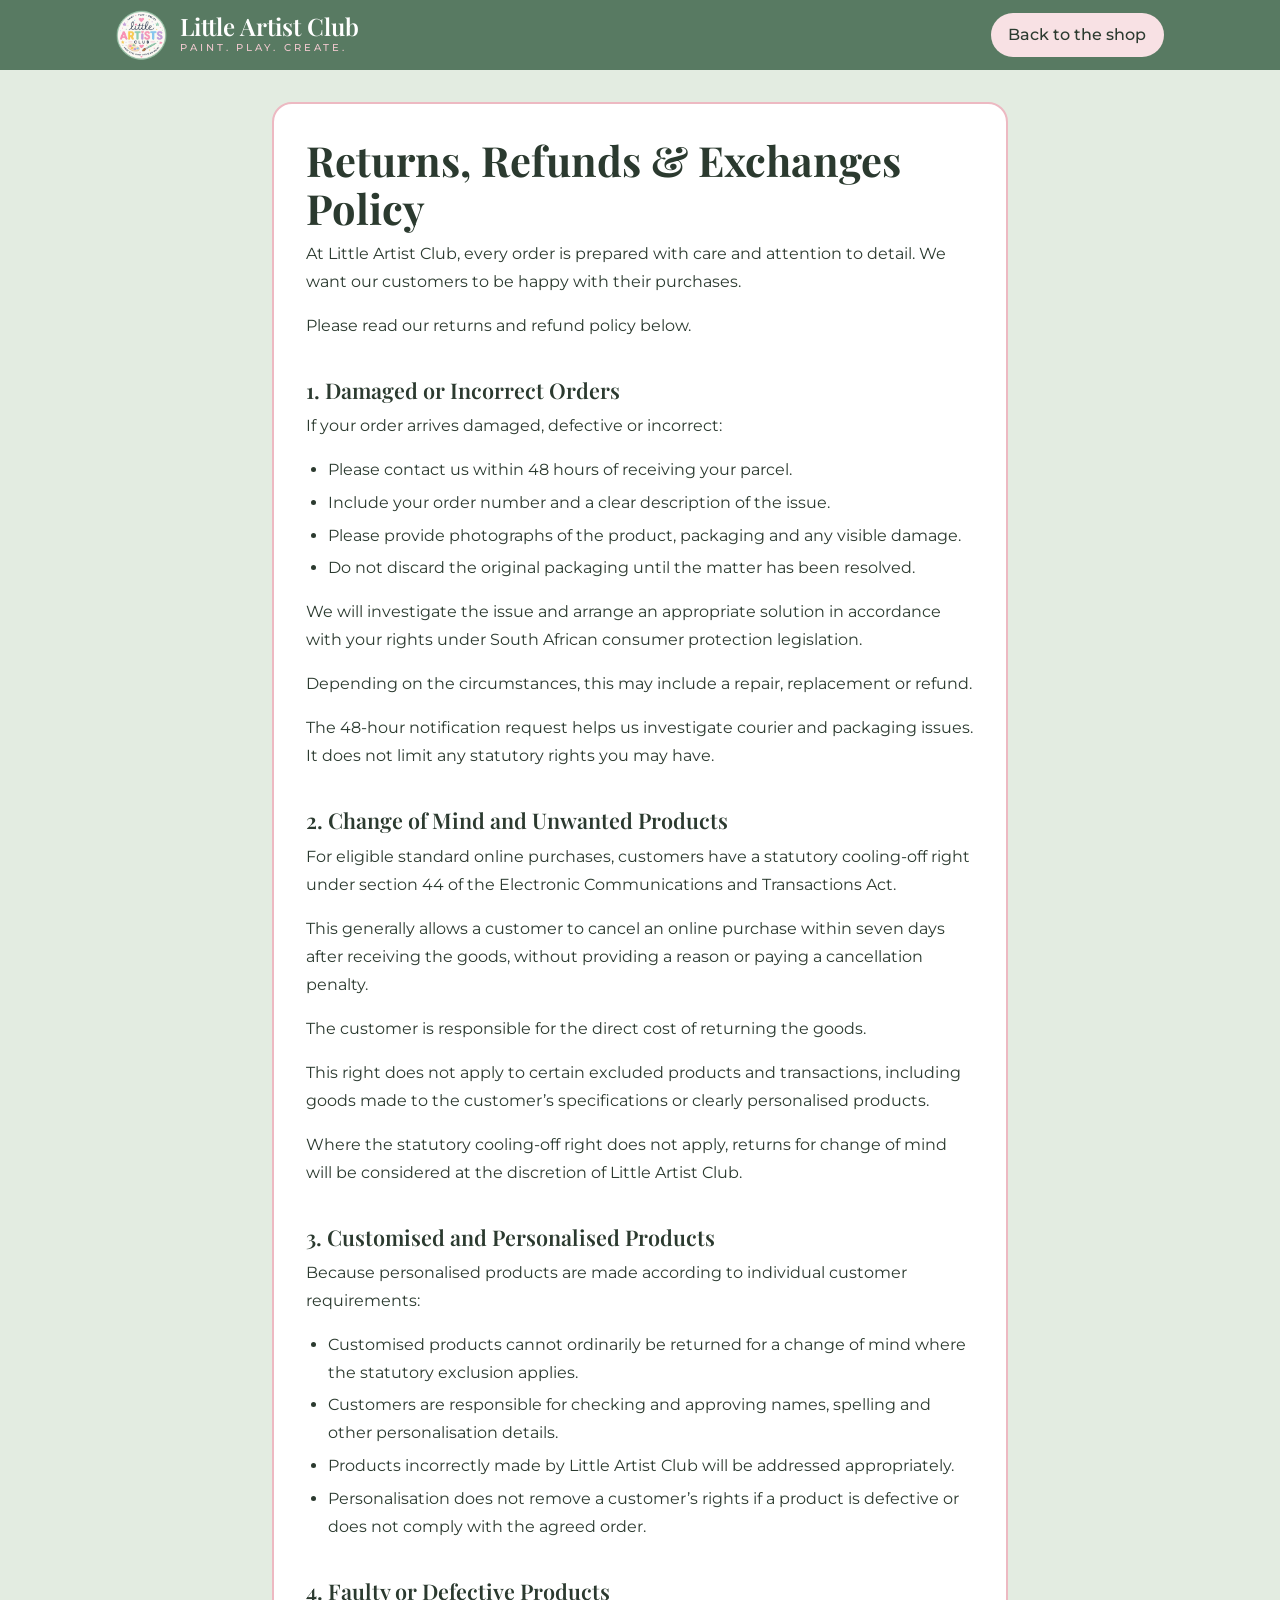
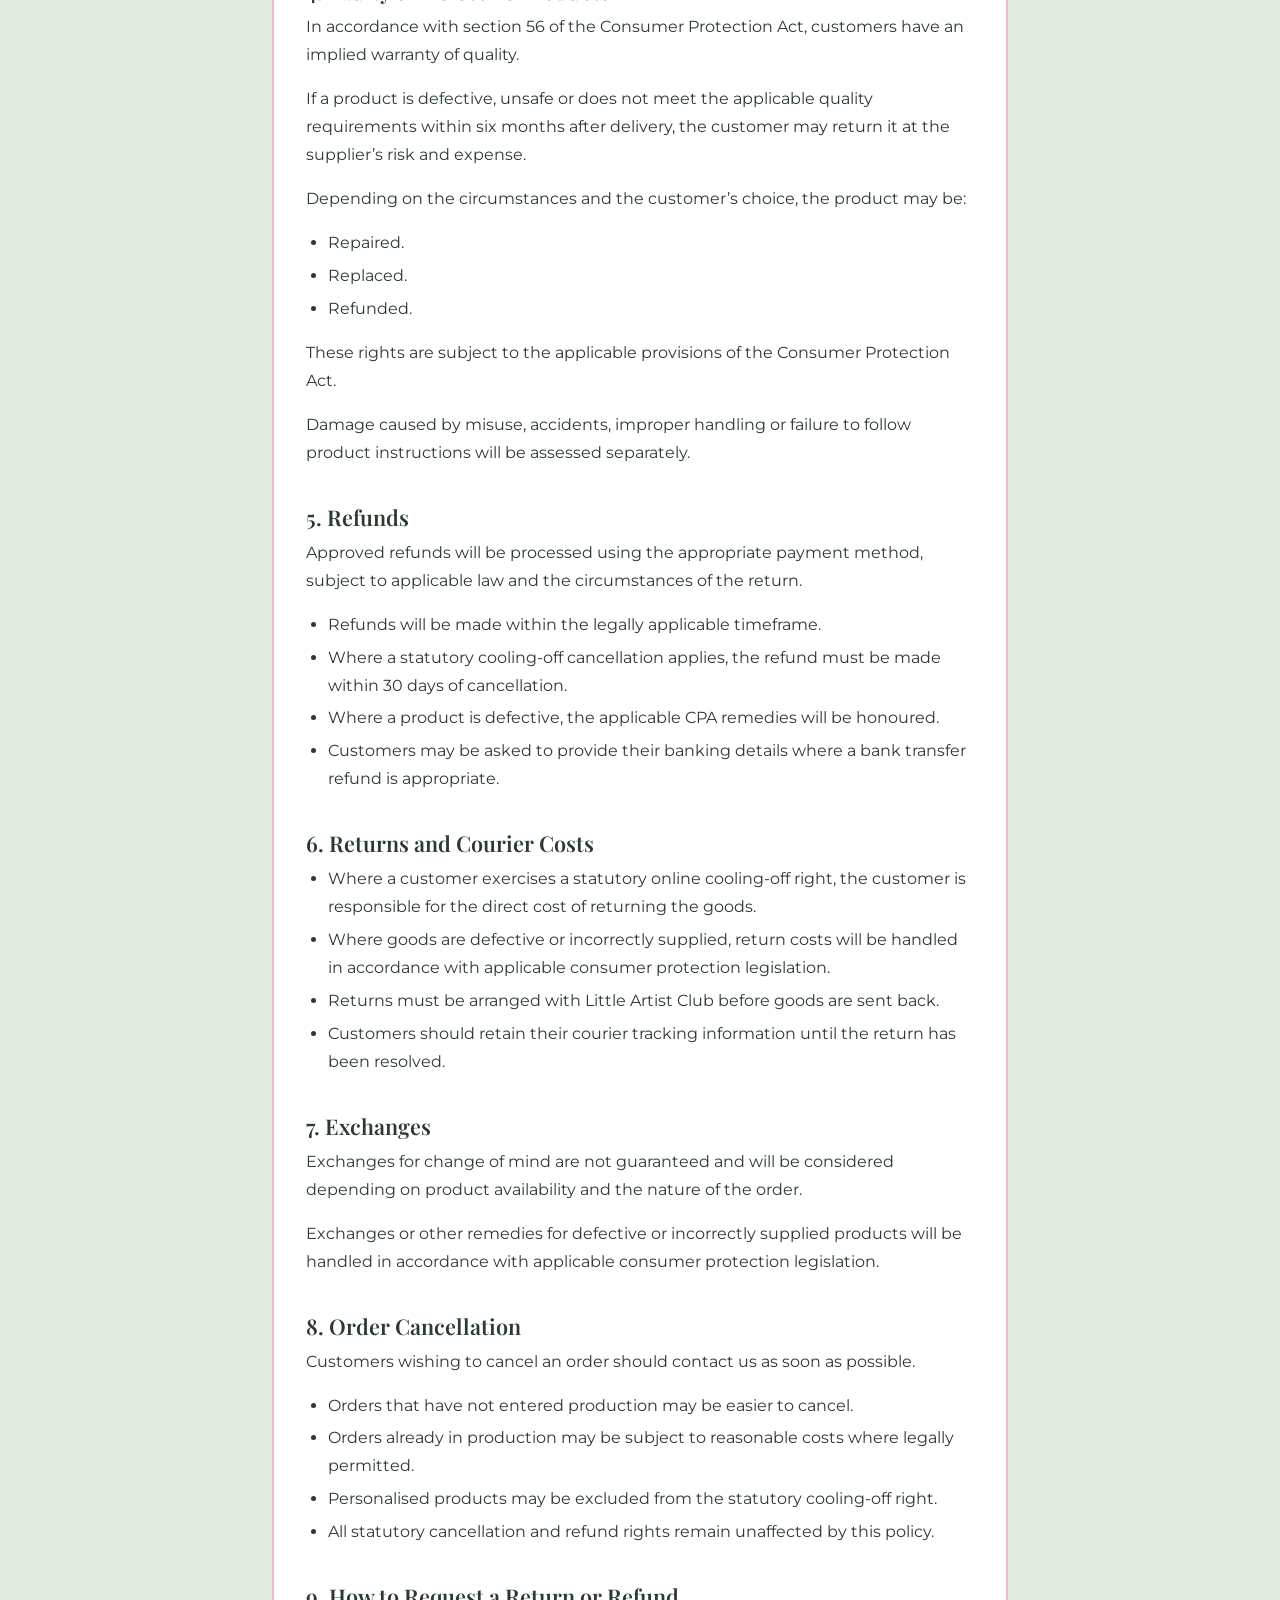
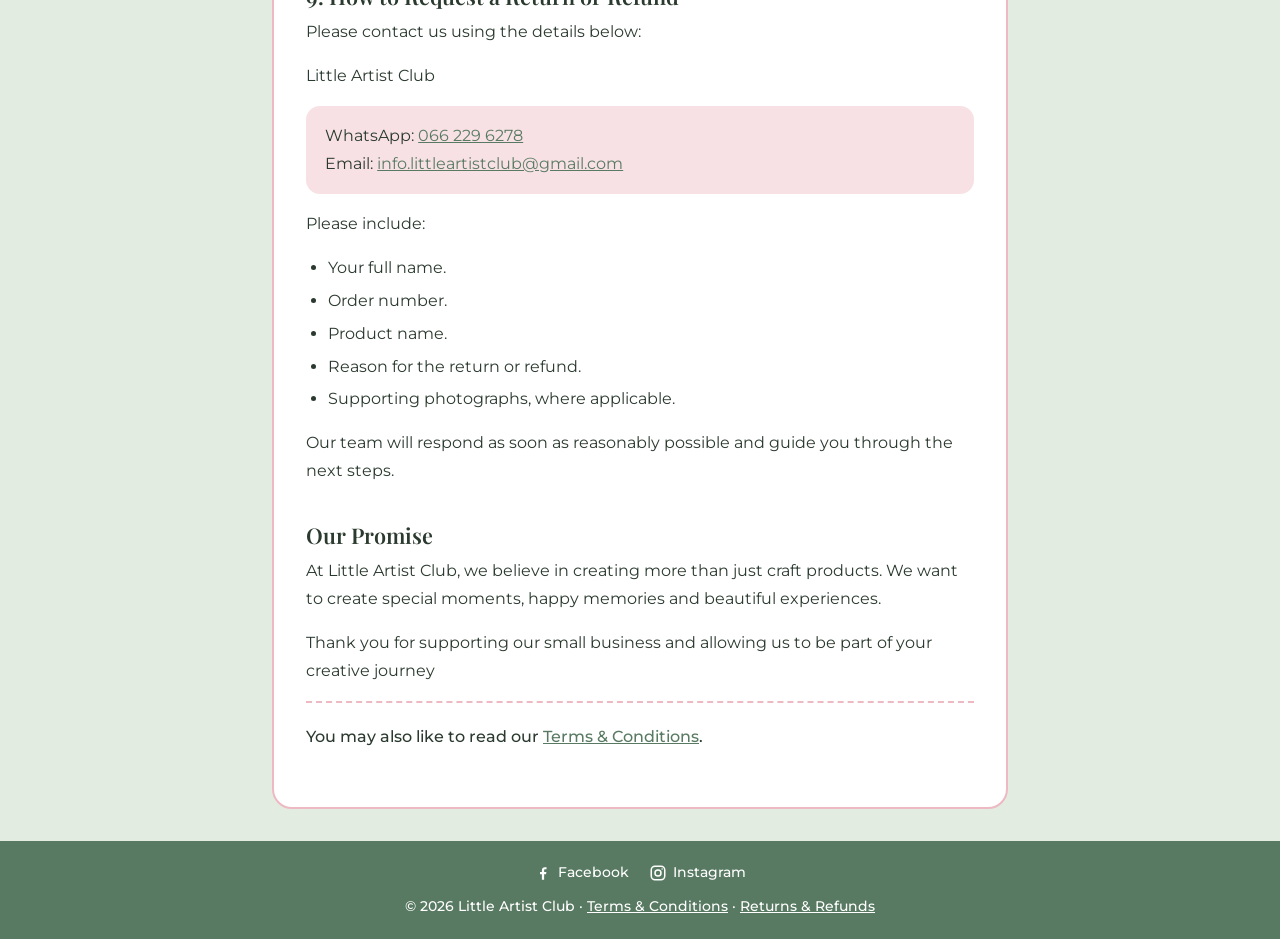
<file: returns.html>
<!DOCTYPE html>
<html lang="en">
<head>
<meta charset="UTF-8">
<meta name="viewport" content="width=device-width, initial-scale=1">
<title>Returns, Refunds &amp; Exchanges Policy | Little Artist Club</title>
<link rel="icon" type="image/png" href="favicon.png">
<link rel="preconnect" href="https://fonts.googleapis.com">
<link rel="preconnect" href="https://fonts.gstatic.com" crossorigin>
<link href="https://fonts.googleapis.com/css2?family=Playfair+Display:wght@500;600;700&family=Montserrat:wght@400;500;600&display=swap" rel="stylesheet">
<style>
:root{--bg:#E3ECE1;--sage:#587A62;--blush:#F8E1E4;--pink:#EDB9C2;--ink:#2B3A2F;--muted:#5F6F64;--heading:"Playfair Display",Georgia,serif;--body:"Montserrat",Arial,sans-serif}
*{box-sizing:border-box}
body{margin:0;background:var(--bg);color:var(--ink);font:400 1rem/1.75 var(--body)}
a{color:var(--sage)}
:focus-visible{outline:3px solid var(--sage);outline-offset:2px}
.wrap{max-width:68rem;margin:0 auto;padding:0 1.25rem}
.topbar{background:var(--sage);color:#fff}
.bar{display:flex;align-items:center;justify-content:space-between;gap:1rem;padding-top:.6rem;padding-bottom:.6rem}
.brand{display:flex;align-items:center;gap:.8rem;color:#fff;text-decoration:none}
.logo{height:3.2rem;width:auto;display:block}
.brand b{display:block;font:600 1.5rem/1.1 var(--heading)}
.brand small{display:block;font-weight:500;font-size:.65rem;letter-spacing:.28em;text-transform:uppercase;color:#F0C9CF}
.back{background:var(--blush);color:var(--ink);border-radius:999px;padding:.5rem 1.1rem;font-weight:500;text-decoration:none;white-space:nowrap}
.back:hover{background:#fff}
.doc{max-width:46rem;margin:2rem auto;background:#fff;border:2px solid var(--pink);border-radius:20px;padding:2rem 2rem 2.5rem}
.doc h1{font:700 clamp(1.8rem,5vw,2.6rem)/1.15 var(--heading);margin:0 0 .5rem}
.meta{margin:0 0 1.5rem;color:var(--muted);font-weight:500}
.doc h2{font:600 1.35rem/1.3 var(--heading);margin:2.25rem 0 .5rem}
.doc p{margin:0 0 1rem}
.doc ul{margin:0 0 1rem;padding-left:1.4rem}
.doc li{margin:.3rem 0}
.contact{background:var(--blush);border-radius:14px;padding:1rem 1.2rem}
.more{margin-top:2.5rem;padding-top:1.25rem;border-top:2px dashed var(--pink);font-weight:500}
footer{background:var(--sage);color:#fff;text-align:center;padding:1.25rem 0;font-weight:500;font-size:.85rem}
footer a{color:#fff}
footer .social{display:flex;justify-content:center;gap:1.25rem;margin-bottom:.6rem;flex-wrap:wrap}footer .social a{display:inline-flex;align-items:center;gap:.4rem;text-decoration:none}footer .social a:hover{text-decoration:underline}
@media(max-width:600px){.brand b{font-size:1.15rem}.brand small{letter-spacing:.15em}.doc{margin:1rem auto;padding:1.25rem 1.1rem 1.75rem;border-radius:16px}}
</style>
</head>
<body>
<header class="topbar">
  <div class="wrap bar">
    <a class="brand" href="./"><img src="logo.png" alt="Little Artist Club logo" class="logo"><span><b>Little Artist Club</b><small>Paint. Play. Create.</small></span></a>
    <a class="back" href="./">Back to the shop</a>
  </div>
</header>
<main class="wrap">
<article class="doc">
<h1>Returns, Refunds &amp; Exchanges Policy</h1>

<p>At Little Artist Club, every order is prepared with care and attention to detail. We want our customers to be happy with their purchases.</p>
<p>Please read our returns and refund policy below.</p>
<h2>1. Damaged or Incorrect Orders</h2>
<p>If your order arrives damaged, defective or incorrect:</p>
<ul><li>Please contact us within 48 hours of receiving your parcel.</li><li>Include your order number and a clear description of the issue.</li><li>Please provide photographs of the product, packaging and any visible damage.</li><li>Do not discard the original packaging until the matter has been resolved.</li></ul>
<p>We will investigate the issue and arrange an appropriate solution in accordance with your rights under South African consumer protection legislation.</p>
<p>Depending on the circumstances, this may include a repair, replacement or refund.</p>
<p>The 48-hour notification request helps us investigate courier and packaging issues. It does not limit any statutory rights you may have.</p>
<h2>2. Change of Mind and Unwanted Products</h2>
<p>For eligible standard online purchases, customers have a statutory cooling-off right under section 44 of the Electronic Communications and Transactions Act.</p>
<p>This generally allows a customer to cancel an online purchase within seven days after receiving the goods, without providing a reason or paying a cancellation penalty.</p>
<p>The customer is responsible for the direct cost of returning the goods.</p>
<p>This right does not apply to certain excluded products and transactions, including goods made to the customer’s specifications or clearly personalised products.</p>
<p>Where the statutory cooling-off right does not apply, returns for change of mind will be considered at the discretion of Little Artist Club.</p>
<h2>3. Customised and Personalised Products</h2>
<p>Because personalised products are made according to individual customer requirements:</p>
<ul><li>Customised products cannot ordinarily be returned for a change of mind where the statutory exclusion applies.</li><li>Customers are responsible for checking and approving names, spelling and other personalisation details.</li><li>Products incorrectly made by Little Artist Club will be addressed appropriately.</li><li>Personalisation does not remove a customer’s rights if a product is defective or does not comply with the agreed order.</li></ul>
<h2>4. Faulty or Defective Products</h2>
<p>In accordance with section 56 of the Consumer Protection Act, customers have an implied warranty of quality.</p>
<p>If a product is defective, unsafe or does not meet the applicable quality requirements within six months after delivery, the customer may return it at the supplier’s risk and expense.</p>
<p>Depending on the circumstances and the customer’s choice, the product may be:</p>
<ul><li>Repaired.</li><li>Replaced.</li><li>Refunded.</li></ul>
<p>These rights are subject to the applicable provisions of the Consumer Protection Act.</p>
<p>Damage caused by misuse, accidents, improper handling or failure to follow product instructions will be assessed separately.</p>
<h2>5. Refunds</h2>
<p>Approved refunds will be processed using the appropriate payment method, subject to applicable law and the circumstances of the return.</p>
<ul><li>Refunds will be made within the legally applicable timeframe.</li><li>Where a statutory cooling-off cancellation applies, the refund must be made within 30 days of cancellation.</li><li>Where a product is defective, the applicable CPA remedies will be honoured.</li><li>Customers may be asked to provide their banking details where a bank transfer refund is appropriate.</li></ul>
<h2>6. Returns and Courier Costs</h2>
<ul><li>Where a customer exercises a statutory online cooling-off right, the customer is responsible for the direct cost of returning the goods.</li><li>Where goods are defective or incorrectly supplied, return costs will be handled in accordance with applicable consumer protection legislation.</li><li>Returns must be arranged with Little Artist Club before goods are sent back.</li><li>Customers should retain their courier tracking information until the return has been resolved.</li></ul>
<h2>7. Exchanges</h2>
<p>Exchanges for change of mind are not guaranteed and will be considered depending on product availability and the nature of the order.</p>
<p>Exchanges or other remedies for defective or incorrectly supplied products will be handled in accordance with applicable consumer protection legislation.</p>
<h2>8. Order Cancellation</h2>
<p>Customers wishing to cancel an order should contact us as soon as possible.</p>
<ul><li>Orders that have not entered production may be easier to cancel.</li><li>Orders already in production may be subject to reasonable costs where legally permitted.</li><li>Personalised products may be excluded from the statutory cooling-off right.</li><li>All statutory cancellation and refund rights remain unaffected by this policy.</li></ul>
<h2>9. How to Request a Return or Refund</h2>
<p>Please contact us using the details below:</p>
<p>Little Artist Club</p>
<p class="contact">WhatsApp: <a href="https://wa.me/27662296278">066 229 6278</a><br>Email: <a href="mailto:info.littleartistclub@gmail.com">info.littleartistclub@gmail.com</a></p>
<p>Please include:</p>
<ul><li>Your full name.</li><li>Order number.</li><li>Product name.</li><li>Reason for the return or refund.</li><li>Supporting photographs, where applicable.</li></ul>
<p>Our team will respond as soon as reasonably possible and guide you through the next steps.</p>
<h2>Our Promise</h2>
<p>At Little Artist Club, we believe in creating more than just craft products. We want to create special moments, happy memories and beautiful experiences.</p>
<p>Thank you for supporting our small business and allowing us to be part of your creative journey</p>
<p class="more">You may also like to read our <a href="terms.html">Terms &amp; Conditions</a>.</p>
</article>
</main>
<footer><div class="wrap"><div class="social"><a href="https://www.facebook.com/share/1EJUBxNB87/?mibextid=wwXIfr" target="_blank" rel="noopener" aria-label="Little Artist Club on Facebook"><svg viewBox="0 0 24 24" width="18" height="18" fill="currentColor" aria-hidden="true"><path d="M13.5 21v-7.5h2.6l.4-3h-3V8.6c0-.9.3-1.5 1.6-1.5h1.6V4.4c-.3 0-1.2-.1-2.3-.1-2.3 0-3.9 1.4-3.9 4v2.2H8v3h2.5V21h3z"/></svg>Facebook</a><a href="https://www.instagram.com/little.artist.clubs?psln=MWlyaWc0azdwc2VkdQ==" target="_blank" rel="noopener" aria-label="Little Artist Club on Instagram"><svg viewBox="0 0 24 24" width="18" height="18" fill="none" stroke="currentColor" stroke-width="2" aria-hidden="true"><rect x="3" y="3" width="18" height="18" rx="5"/><circle cx="12" cy="12" r="4"/><circle cx="17.5" cy="6.5" r="1" fill="currentColor" stroke="none"/></svg>Instagram</a></div>&copy; 2026 Little Artist Club &middot; <a href="terms.html">Terms &amp; Conditions</a> &middot; <a href="returns.html">Returns &amp; Refunds</a></div></footer>
</body>
</html>
</file>
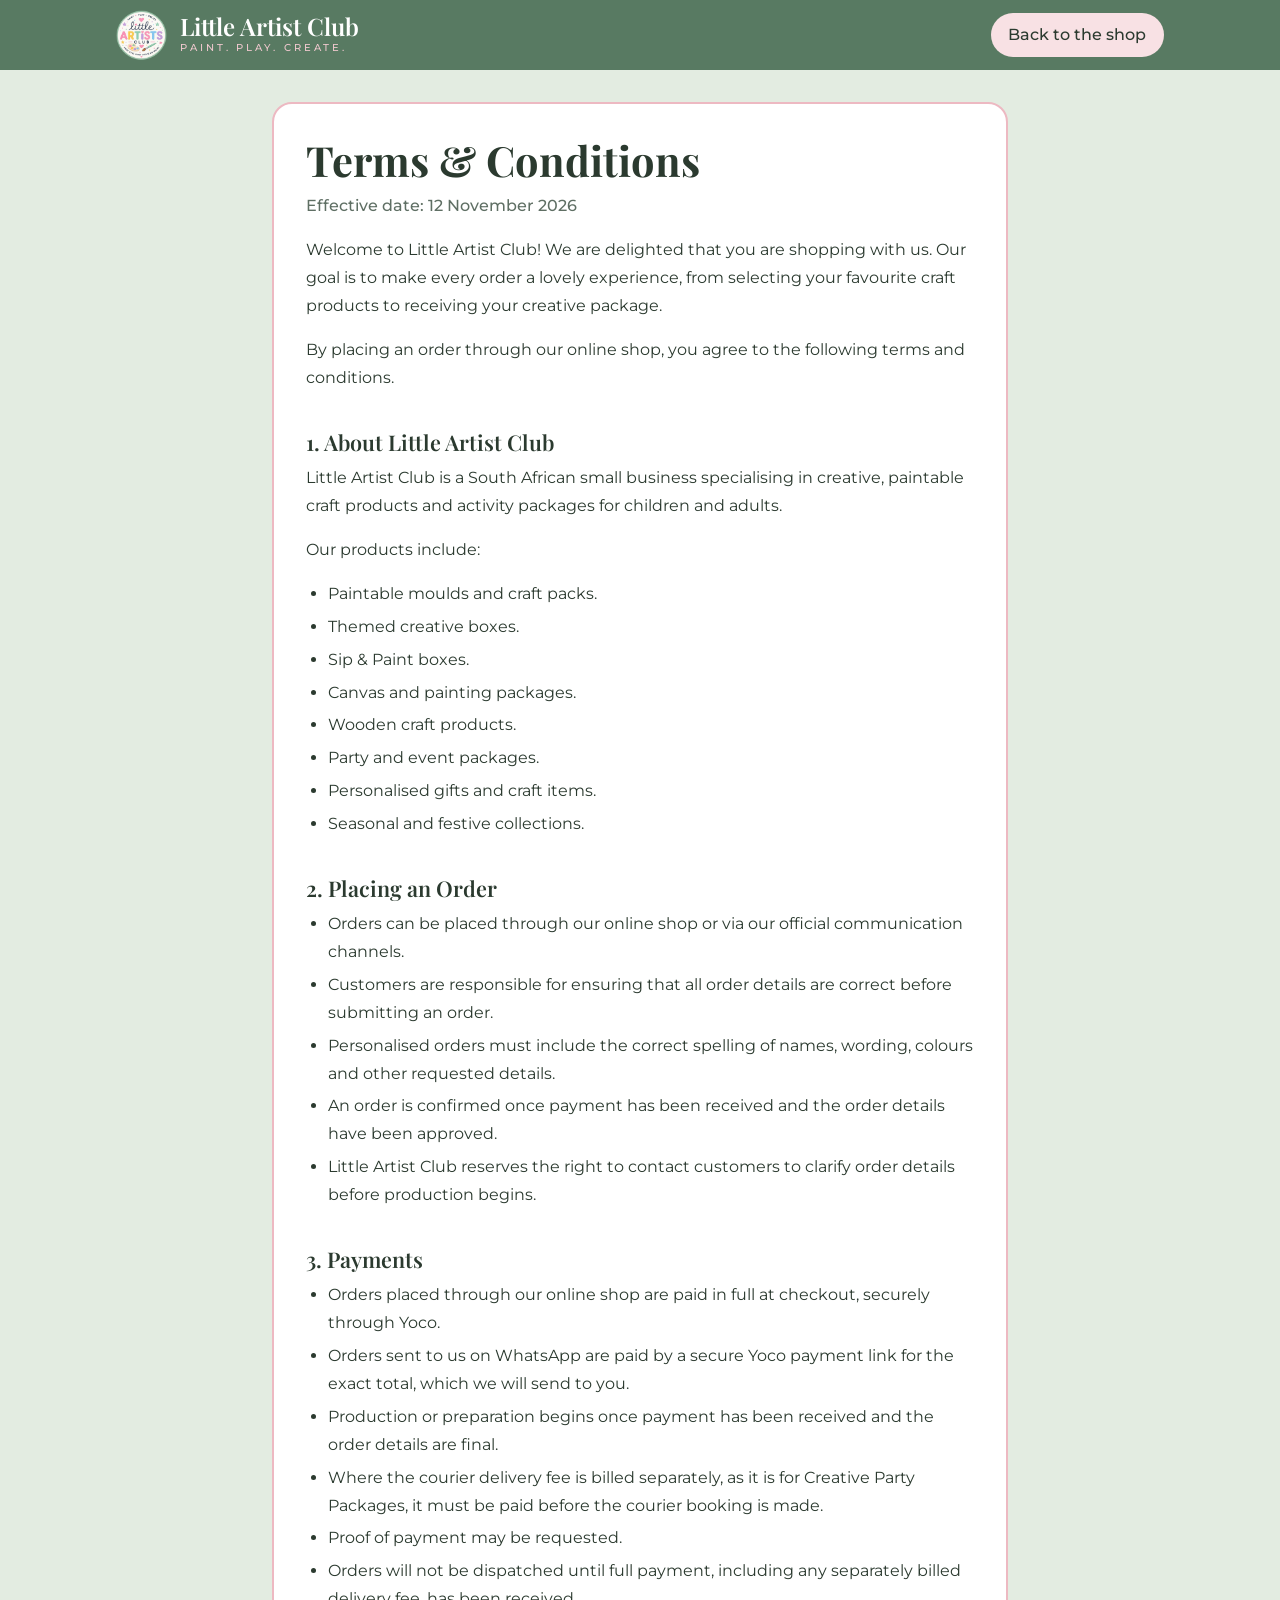
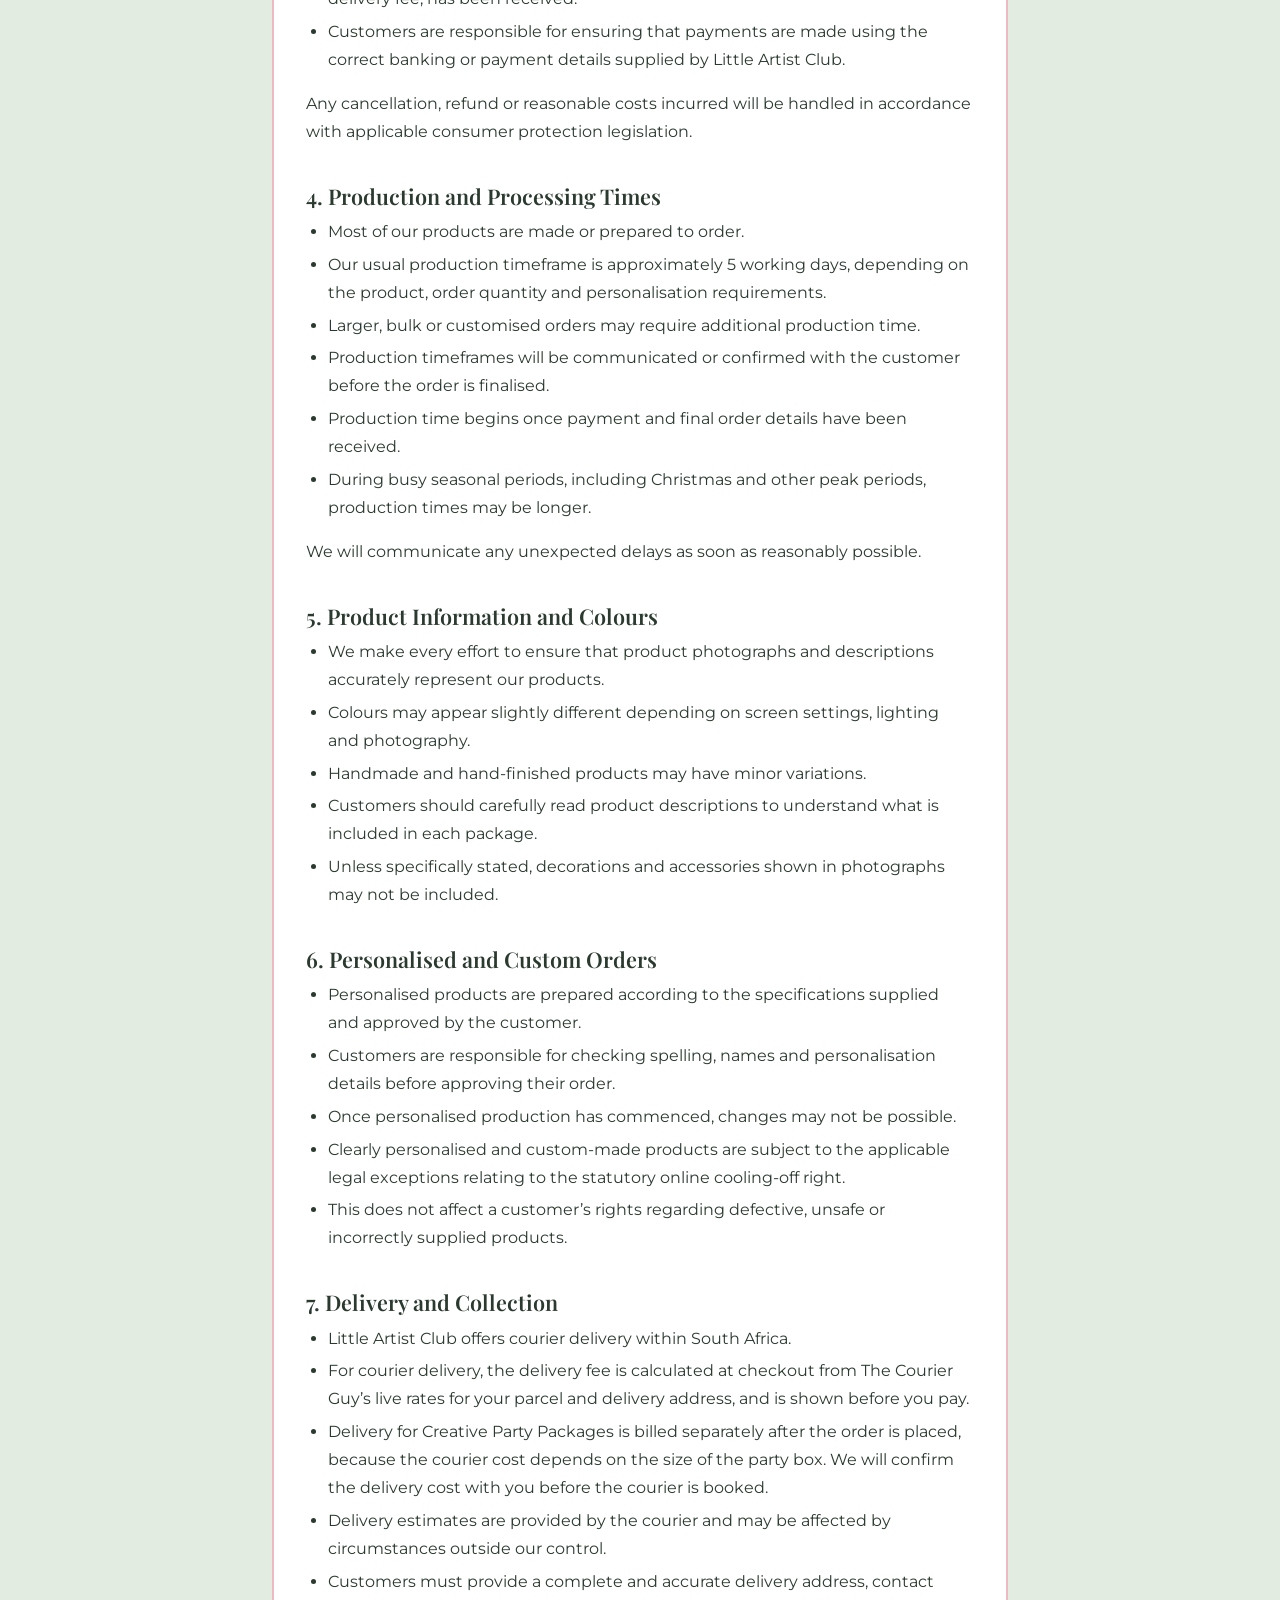
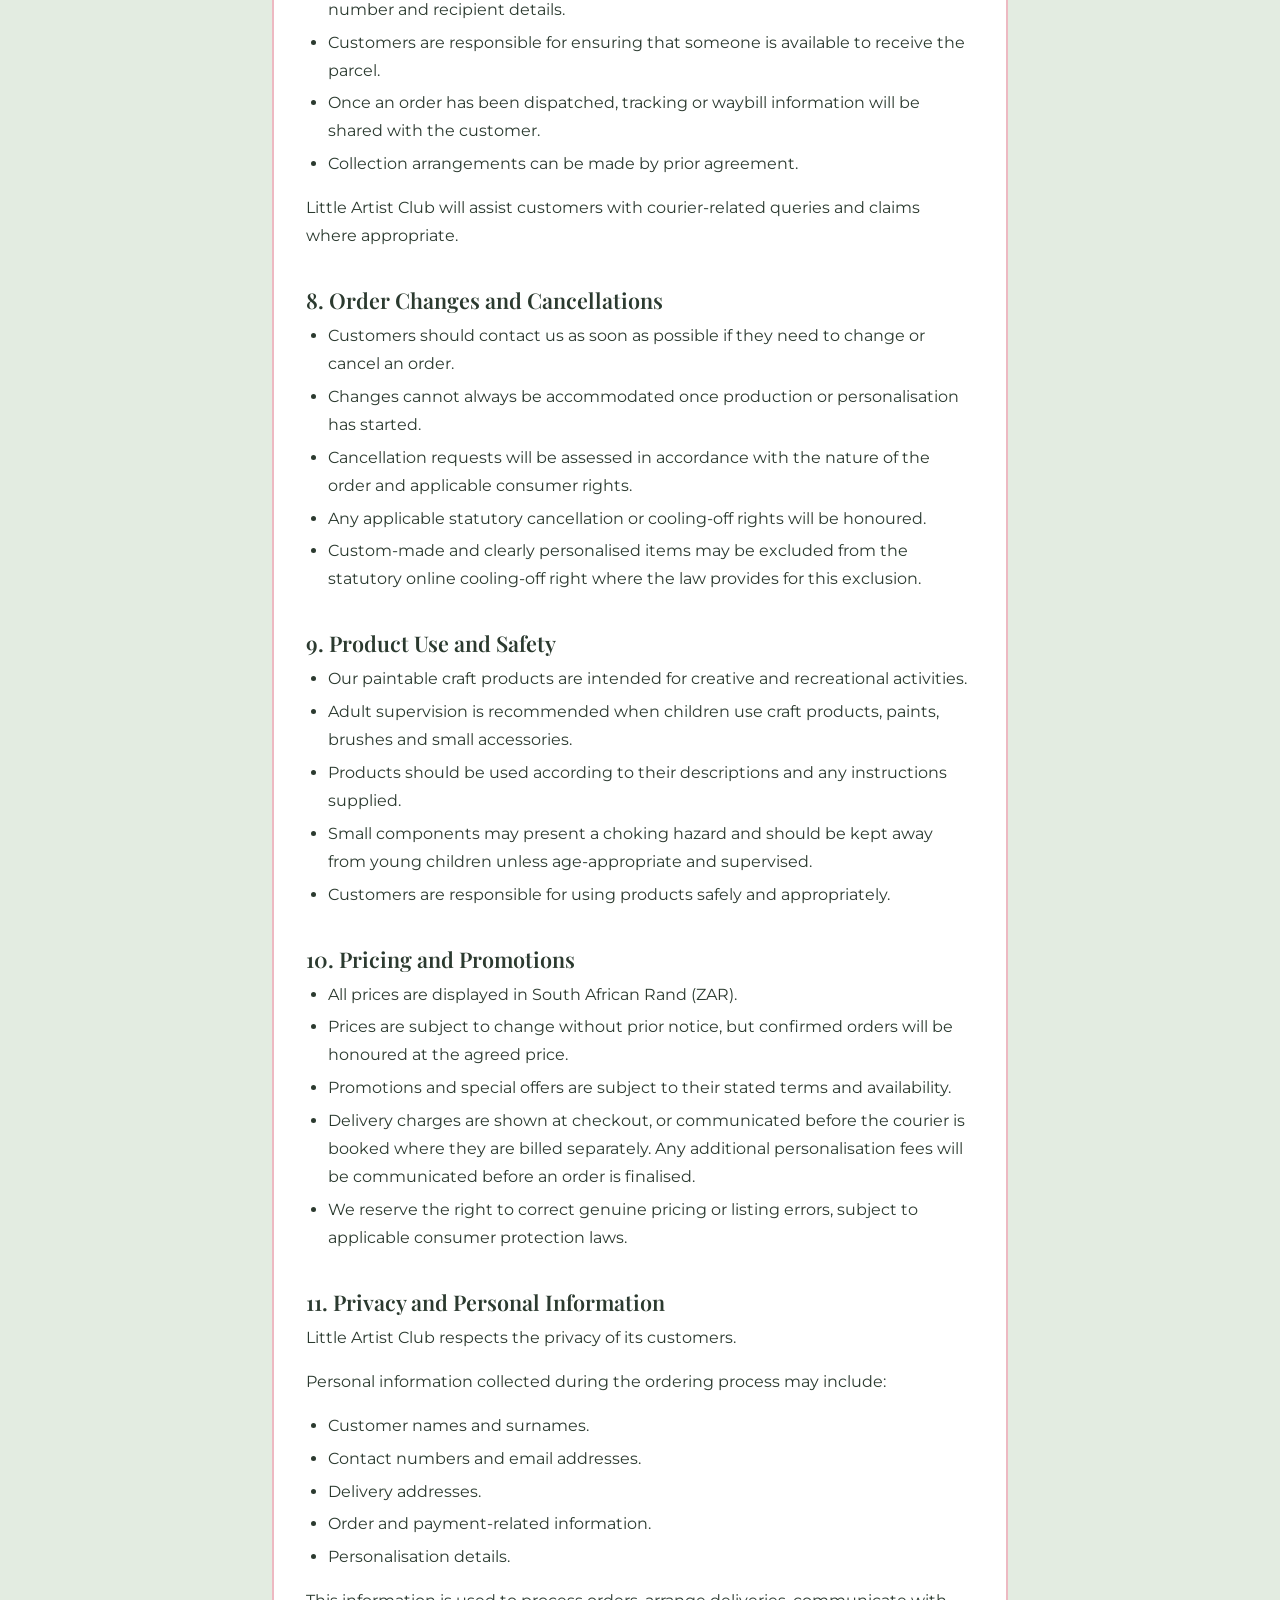
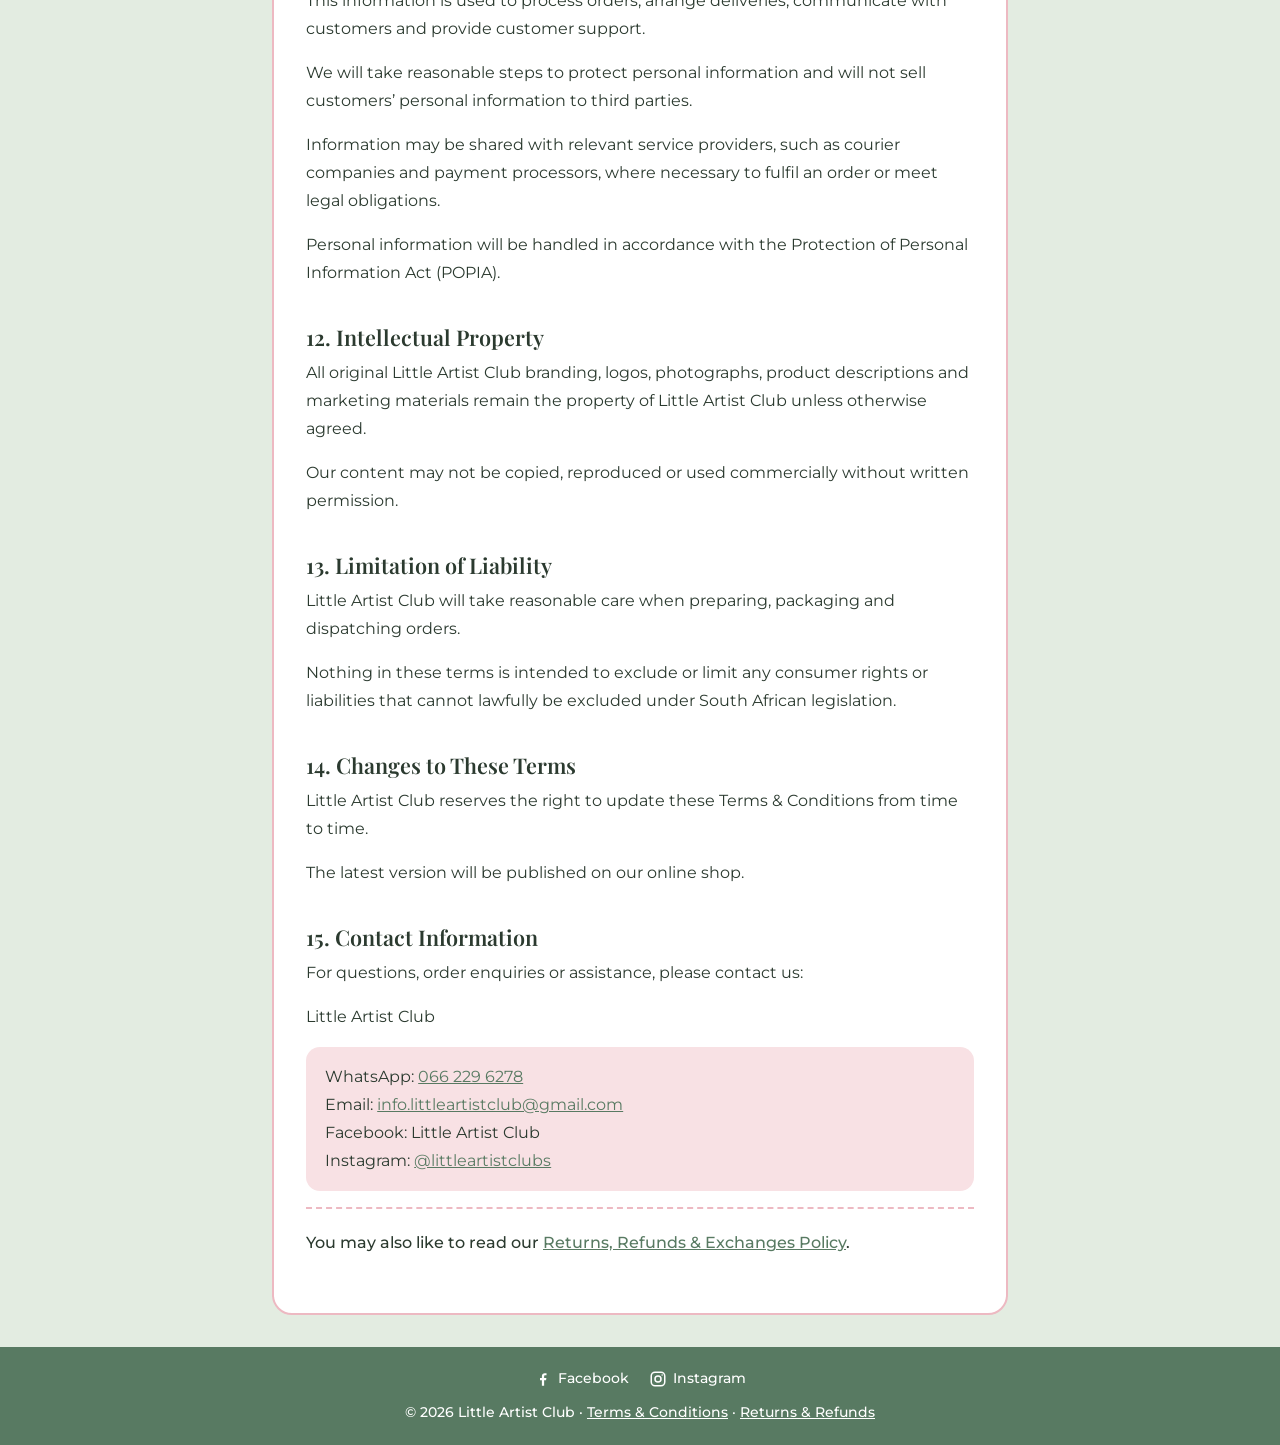
<file: terms.html>
<!DOCTYPE html>
<html lang="en">
<head>
<meta charset="UTF-8">
<meta name="viewport" content="width=device-width, initial-scale=1">
<title>Terms &amp; Conditions | Little Artist Club</title>
<link rel="icon" type="image/png" href="favicon.png">
<link rel="preconnect" href="https://fonts.googleapis.com">
<link rel="preconnect" href="https://fonts.gstatic.com" crossorigin>
<link href="https://fonts.googleapis.com/css2?family=Playfair+Display:wght@500;600;700&family=Montserrat:wght@400;500;600&display=swap" rel="stylesheet">
<style>
:root{--bg:#E3ECE1;--sage:#587A62;--blush:#F8E1E4;--pink:#EDB9C2;--ink:#2B3A2F;--muted:#5F6F64;--heading:"Playfair Display",Georgia,serif;--body:"Montserrat",Arial,sans-serif}
*{box-sizing:border-box}
body{margin:0;background:var(--bg);color:var(--ink);font:400 1rem/1.75 var(--body)}
a{color:var(--sage)}
:focus-visible{outline:3px solid var(--sage);outline-offset:2px}
.wrap{max-width:68rem;margin:0 auto;padding:0 1.25rem}
.topbar{background:var(--sage);color:#fff}
.bar{display:flex;align-items:center;justify-content:space-between;gap:1rem;padding-top:.6rem;padding-bottom:.6rem}
.brand{display:flex;align-items:center;gap:.8rem;color:#fff;text-decoration:none}
.logo{height:3.2rem;width:auto;display:block}
.brand b{display:block;font:600 1.5rem/1.1 var(--heading)}
.brand small{display:block;font-weight:500;font-size:.65rem;letter-spacing:.28em;text-transform:uppercase;color:#F0C9CF}
.back{background:var(--blush);color:var(--ink);border-radius:999px;padding:.5rem 1.1rem;font-weight:500;text-decoration:none;white-space:nowrap}
.back:hover{background:#fff}
.doc{max-width:46rem;margin:2rem auto;background:#fff;border:2px solid var(--pink);border-radius:20px;padding:2rem 2rem 2.5rem}
.doc h1{font:700 clamp(1.8rem,5vw,2.6rem)/1.15 var(--heading);margin:0 0 .5rem}
.meta{margin:0 0 1.5rem;color:var(--muted);font-weight:500}
.doc h2{font:600 1.35rem/1.3 var(--heading);margin:2.25rem 0 .5rem}
.doc p{margin:0 0 1rem}
.doc ul{margin:0 0 1rem;padding-left:1.4rem}
.doc li{margin:.3rem 0}
.contact{background:var(--blush);border-radius:14px;padding:1rem 1.2rem}
.more{margin-top:2.5rem;padding-top:1.25rem;border-top:2px dashed var(--pink);font-weight:500}
footer{background:var(--sage);color:#fff;text-align:center;padding:1.25rem 0;font-weight:500;font-size:.85rem}
footer a{color:#fff}
footer .social{display:flex;justify-content:center;gap:1.25rem;margin-bottom:.6rem;flex-wrap:wrap}footer .social a{display:inline-flex;align-items:center;gap:.4rem;text-decoration:none}footer .social a:hover{text-decoration:underline}
@media(max-width:600px){.brand b{font-size:1.15rem}.brand small{letter-spacing:.15em}.doc{margin:1rem auto;padding:1.25rem 1.1rem 1.75rem;border-radius:16px}}
</style>
</head>
<body>
<header class="topbar">
  <div class="wrap bar">
    <a class="brand" href="./"><img src="logo.png" alt="Little Artist Club logo" class="logo"><span><b>Little Artist Club</b><small>Paint. Play. Create.</small></span></a>
    <a class="back" href="./">Back to the shop</a>
  </div>
</header>
<main class="wrap">
<article class="doc">
<h1>Terms &amp; Conditions</h1>
<p class="meta">Effective date: 12 November 2026</p>
<p>Welcome to Little Artist Club! We are delighted that you are shopping with us. Our goal is to make every order a lovely experience, from selecting your favourite craft products to receiving your creative package.</p>
<p>By placing an order through our online shop, you agree to the following terms and conditions.</p>
<h2>1. About Little Artist Club</h2>
<p>Little Artist Club is a South African small business specialising in creative, paintable craft products and activity packages for children and adults.</p>
<p>Our products include:</p>
<ul><li>Paintable moulds and craft packs.</li><li>Themed creative boxes.</li><li>Sip &amp; Paint boxes.</li><li>Canvas and painting packages.</li><li>Wooden craft products.</li><li>Party and event packages.</li><li>Personalised gifts and craft items.</li><li>Seasonal and festive collections.</li></ul>
<h2>2. Placing an Order</h2>
<ul><li>Orders can be placed through our online shop or via our official communication channels.</li><li>Customers are responsible for ensuring that all order details are correct before submitting an order.</li><li>Personalised orders must include the correct spelling of names, wording, colours and other requested details.</li><li>An order is confirmed once payment has been received and the order details have been approved.</li><li>Little Artist Club reserves the right to contact customers to clarify order details before production begins.</li></ul>
<h2>3. Payments</h2>
<ul><li>Orders placed through our online shop are paid in full at checkout, securely through Yoco.</li><li>Orders sent to us on WhatsApp are paid by a secure Yoco payment link for the exact total, which we will send to you.</li><li>Production or preparation begins once payment has been received and the order details are final.</li><li>Where the courier delivery fee is billed separately, as it is for Creative Party Packages, it must be paid before the courier booking is made.</li><li>Proof of payment may be requested.</li><li>Orders will not be dispatched until full payment, including any separately billed delivery fee, has been received.</li><li>Customers are responsible for ensuring that payments are made using the correct banking or payment details supplied by Little Artist Club.</li></ul>
<p>Any cancellation, refund or reasonable costs incurred will be handled in accordance with applicable consumer protection legislation.</p>
<h2>4. Production and Processing Times</h2>
<ul><li>Most of our products are made or prepared to order.</li><li>Our usual production timeframe is approximately 5 working days, depending on the product, order quantity and personalisation requirements.</li><li>Larger, bulk or customised orders may require additional production time.</li><li>Production timeframes will be communicated or confirmed with the customer before the order is finalised.</li><li>Production time begins once payment and final order details have been received.</li><li>During busy seasonal periods, including Christmas and other peak periods, production times may be longer.</li></ul>
<p>We will communicate any unexpected delays as soon as reasonably possible.</p>
<h2>5. Product Information and Colours</h2>
<ul><li>We make every effort to ensure that product photographs and descriptions accurately represent our products.</li><li>Colours may appear slightly different depending on screen settings, lighting and photography.</li><li>Handmade and hand-finished products may have minor variations.</li><li>Customers should carefully read product descriptions to understand what is included in each package.</li><li>Unless specifically stated, decorations and accessories shown in photographs may not be included.</li></ul>
<h2>6. Personalised and Custom Orders</h2>
<ul><li>Personalised products are prepared according to the specifications supplied and approved by the customer.</li><li>Customers are responsible for checking spelling, names and personalisation details before approving their order.</li><li>Once personalised production has commenced, changes may not be possible.</li><li>Clearly personalised and custom-made products are subject to the applicable legal exceptions relating to the statutory online cooling-off right.</li><li>This does not affect a customer’s rights regarding defective, unsafe or incorrectly supplied products.</li></ul>
<h2>7. Delivery and Collection</h2>
<ul><li>Little Artist Club offers courier delivery within South Africa.</li><li>For courier delivery, the delivery fee is calculated at checkout from The Courier Guy’s live rates for your parcel and delivery address, and is shown before you pay.</li><li>Delivery for Creative Party Packages is billed separately after the order is placed, because the courier cost depends on the size of the party box. We will confirm the delivery cost with you before the courier is booked.</li><li>Delivery estimates are provided by the courier and may be affected by circumstances outside our control.</li><li>Customers must provide a complete and accurate delivery address, contact number and recipient details.</li><li>Customers are responsible for ensuring that someone is available to receive the parcel.</li><li>Once an order has been dispatched, tracking or waybill information will be shared with the customer.</li><li>Collection arrangements can be made by prior agreement.</li></ul>
<p>Little Artist Club will assist customers with courier-related queries and claims where appropriate.</p>
<h2>8. Order Changes and Cancellations</h2>
<ul><li>Customers should contact us as soon as possible if they need to change or cancel an order.</li><li>Changes cannot always be accommodated once production or personalisation has started.</li><li>Cancellation requests will be assessed in accordance with the nature of the order and applicable consumer rights.</li><li>Any applicable statutory cancellation or cooling-off rights will be honoured.</li><li>Custom-made and clearly personalised items may be excluded from the statutory online cooling-off right where the law provides for this exclusion.</li></ul>
<h2>9. Product Use and Safety</h2>
<ul><li>Our paintable craft products are intended for creative and recreational activities.</li><li>Adult supervision is recommended when children use craft products, paints, brushes and small accessories.</li><li>Products should be used according to their descriptions and any instructions supplied.</li><li>Small components may present a choking hazard and should be kept away from young children unless age-appropriate and supervised.</li><li>Customers are responsible for using products safely and appropriately.</li></ul>
<h2>10. Pricing and Promotions</h2>
<ul><li>All prices are displayed in South African Rand (ZAR).</li><li>Prices are subject to change without prior notice, but confirmed orders will be honoured at the agreed price.</li><li>Promotions and special offers are subject to their stated terms and availability.</li><li>Delivery charges are shown at checkout, or communicated before the courier is booked where they are billed separately. Any additional personalisation fees will be communicated before an order is finalised.</li><li>We reserve the right to correct genuine pricing or listing errors, subject to applicable consumer protection laws.</li></ul>
<h2>11. Privacy and Personal Information</h2>
<p>Little Artist Club respects the privacy of its customers.</p>
<p>Personal information collected during the ordering process may include:</p>
<ul><li>Customer names and surnames.</li><li>Contact numbers and email addresses.</li><li>Delivery addresses.</li><li>Order and payment-related information.</li><li>Personalisation details.</li></ul>
<p>This information is used to process orders, arrange deliveries, communicate with customers and provide customer support.</p>
<p>We will take reasonable steps to protect personal information and will not sell customers’ personal information to third parties.</p>
<p>Information may be shared with relevant service providers, such as courier companies and payment processors, where necessary to fulfil an order or meet legal obligations.</p>
<p>Personal information will be handled in accordance with the Protection of Personal Information Act (POPIA).</p>
<h2>12. Intellectual Property</h2>
<p>All original Little Artist Club branding, logos, photographs, product descriptions and marketing materials remain the property of Little Artist Club unless otherwise agreed.</p>
<p>Our content may not be copied, reproduced or used commercially without written permission.</p>
<h2>13. Limitation of Liability</h2>
<p>Little Artist Club will take reasonable care when preparing, packaging and dispatching orders.</p>
<p>Nothing in these terms is intended to exclude or limit any consumer rights or liabilities that cannot lawfully be excluded under South African legislation.</p>
<h2>14. Changes to These Terms</h2>
<p>Little Artist Club reserves the right to update these Terms &amp; Conditions from time to time.</p>
<p>The latest version will be published on our online shop.</p>
<h2>15. Contact Information</h2>
<p>For questions, order enquiries or assistance, please contact us:</p>
<p>Little Artist Club</p>
<p class="contact">WhatsApp: <a href="https://wa.me/27662296278">066 229 6278</a><br>Email: <a href="mailto:info.littleartistclub@gmail.com">info.littleartistclub@gmail.com</a><br>Facebook: Little Artist Club<br>Instagram: <a href="https://www.instagram.com/littleartistclubs/">@littleartistclubs</a></p>
<p class="more">You may also like to read our <a href="returns.html">Returns, Refunds &amp; Exchanges Policy</a>.</p>
</article>
</main>
<footer><div class="wrap"><div class="social"><a href="https://www.facebook.com/share/1EJUBxNB87/?mibextid=wwXIfr" target="_blank" rel="noopener" aria-label="Little Artist Club on Facebook"><svg viewBox="0 0 24 24" width="18" height="18" fill="currentColor" aria-hidden="true"><path d="M13.5 21v-7.5h2.6l.4-3h-3V8.6c0-.9.3-1.5 1.6-1.5h1.6V4.4c-.3 0-1.2-.1-2.3-.1-2.3 0-3.9 1.4-3.9 4v2.2H8v3h2.5V21h3z"/></svg>Facebook</a><a href="https://www.instagram.com/little.artist.clubs?psln=MWlyaWc0azdwc2VkdQ==" target="_blank" rel="noopener" aria-label="Little Artist Club on Instagram"><svg viewBox="0 0 24 24" width="18" height="18" fill="none" stroke="currentColor" stroke-width="2" aria-hidden="true"><rect x="3" y="3" width="18" height="18" rx="5"/><circle cx="12" cy="12" r="4"/><circle cx="17.5" cy="6.5" r="1" fill="currentColor" stroke="none"/></svg>Instagram</a></div>&copy; 2026 Little Artist Club &middot; <a href="terms.html">Terms &amp; Conditions</a> &middot; <a href="returns.html">Returns &amp; Refunds</a></div></footer>
</body>
</html>
</file>
